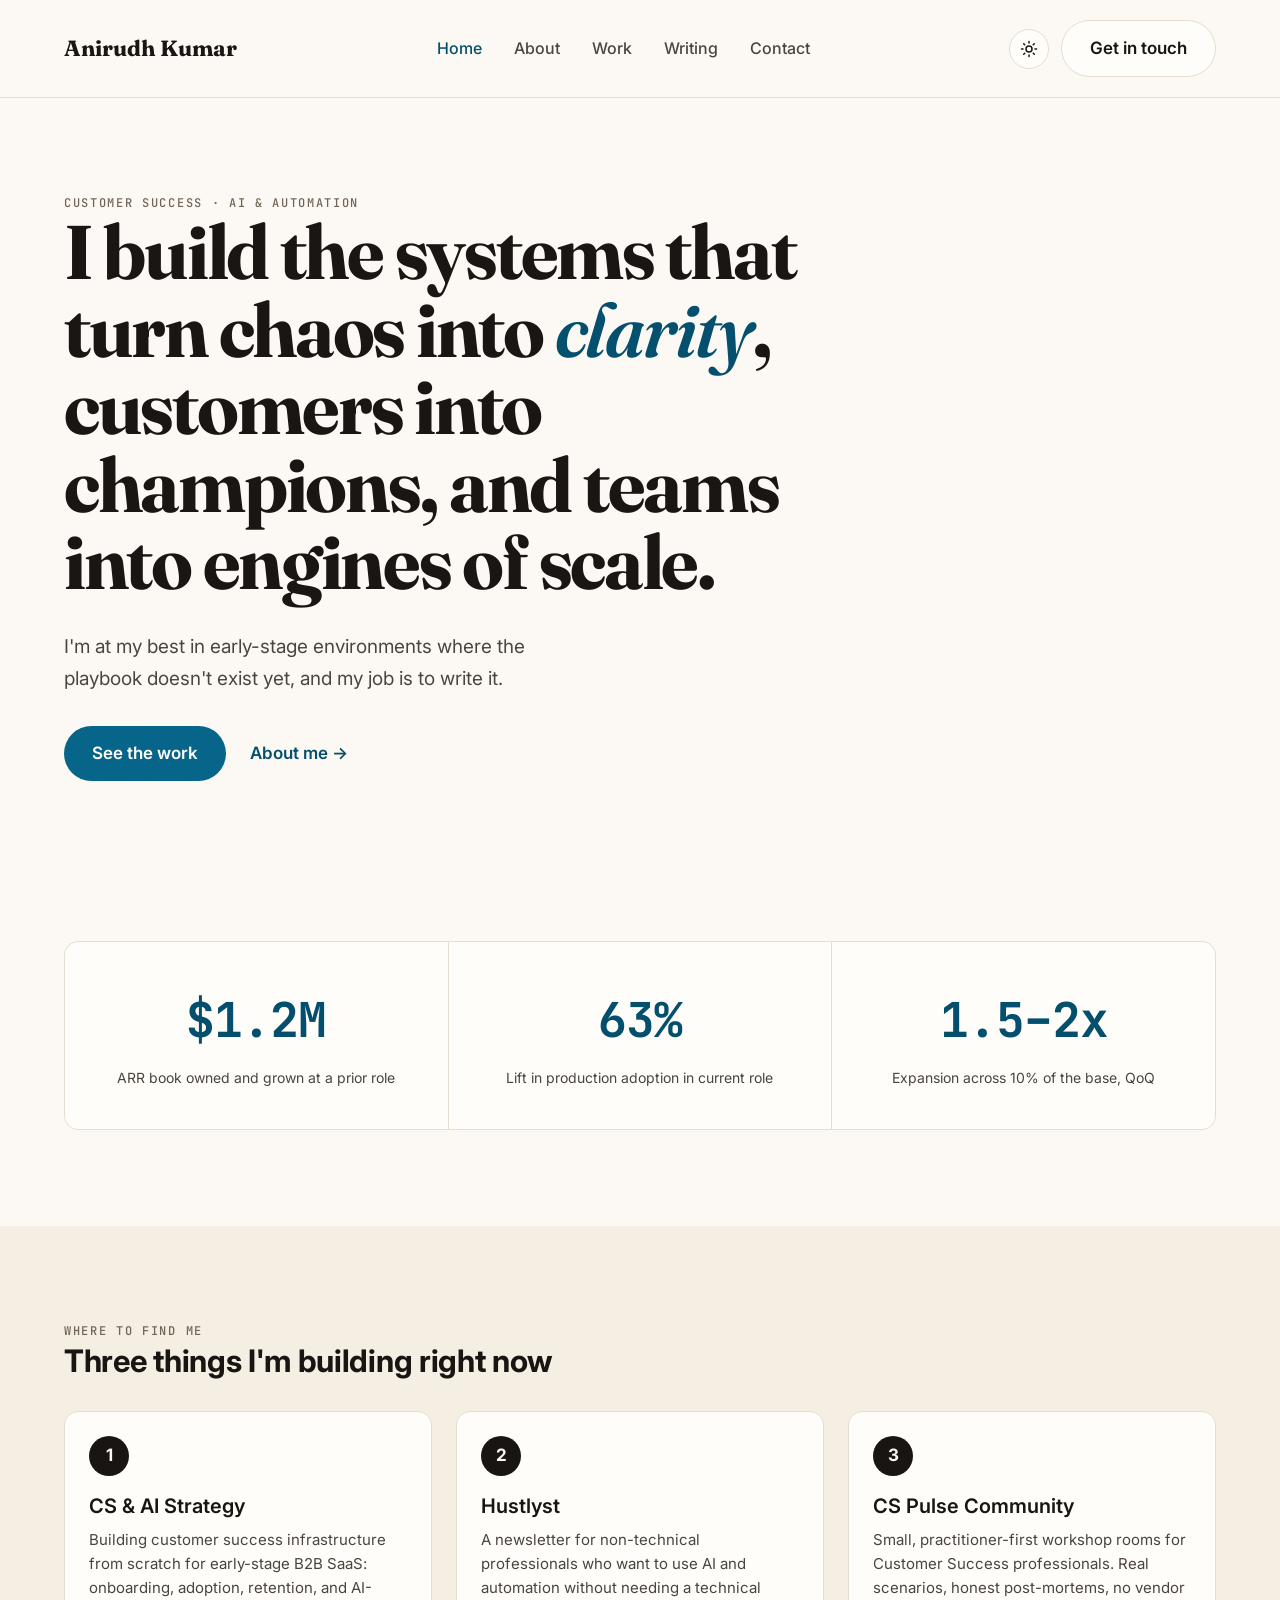
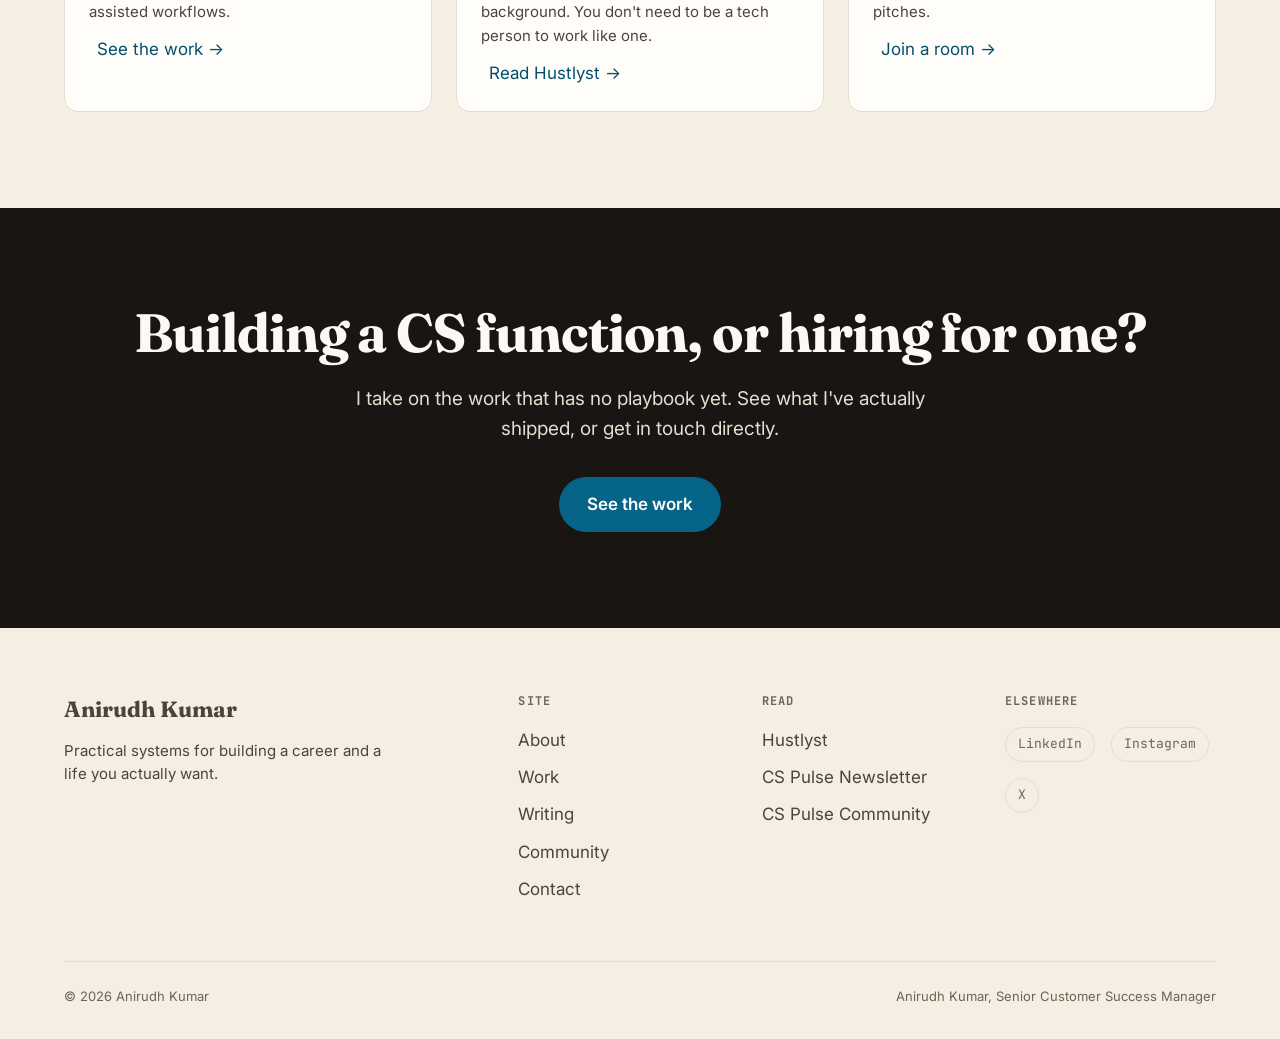
<file: index.html>
<!DOCTYPE html>
<html lang="en">
<head>
<meta charset="UTF-8">
<meta name="viewport" content="width=device-width, initial-scale=1">
<script>(function(){var t=localStorage.getItem('theme');var d=t?t==='dark':window.matchMedia('(prefers-color-scheme: dark)').matches;if(d)document.documentElement.setAttribute('data-theme','dark');})();</script>
<title>Anirudh Kumar</title>
<meta name="description" content="Anirudh Kumar. Practical systems for building a career and a life you actually want. Customer Success, AI &amp; Automation, Hustlyst, CS Pulse Community.">
<meta property="og:type" content="website">
<meta property="og:url" content="https://anirudhkumar.com/">
<meta property="og:title" content="Anirudh Kumar">
<meta property="og:description" content="Anirudh Kumar. Practical systems for building a career and a life you actually want. Customer Success, AI &amp; Automation, Hustlyst, CS Pulse Community.">
<meta property="og:image" content="https://anirudhkumar.com/assets/og-image.png">
<meta name="twitter:card" content="summary_large_image">
<meta name="twitter:title" content="Anirudh Kumar">
<meta name="twitter:description" content="Anirudh Kumar. Practical systems for building a career and a life you actually want. Customer Success, AI &amp; Automation, Hustlyst, CS Pulse Community.">
<meta name="twitter:image" content="https://anirudhkumar.com/assets/og-image.png">
<link rel="icon" href="/assets/favicon.svg" type="image/svg+xml">
<link rel="preconnect" href="https://fonts.googleapis.com">
<link rel="preconnect" href="https://fonts.gstatic.com" crossorigin>
<link href="https://fonts.googleapis.com/css2?family=Fraunces:ital,wght@0,600;0,700;0,900;1,600&family=Inter:wght@400;500;600;700;900&family=JetBrains+Mono:wght@400;500;700&display=swap" rel="stylesheet">
<link rel="stylesheet" href="/css/style.css">
</head>
<body>

<header class="site-header">
  <div class="container">
    <a class="site-logo" href="/">Anirudh Kumar</a>
    <button class="nav-toggle" aria-label="Toggle menu" aria-expanded="false">
      <span></span><span></span><span></span>
    </button>
    <nav class="primary-nav" id="primary-nav" aria-label="Primary">
      <ul>
        <li><a href="/" aria-current="page">Home</a></li>
        <li><a href="/about">About</a></li>
        <li><a href="/work">Work</a></li>
        <li><a href="/writing">Writing</a></li>
        <li><a href="/contact">Contact</a></li>
      </ul>
    </nav>
    <div class="header-actions">

      <button class="theme-toggle" aria-label="Switch to dark mode" type="button">
      <svg class="icon-sun" viewBox="0 0 24 24" fill="none" stroke-width="2" stroke-linecap="round" stroke-linejoin="round"><circle cx="12" cy="12" r="4"></circle><path d="M12 2v2M12 20v2M4.93 4.93l1.41 1.41M17.66 17.66l1.41 1.41M2 12h2M20 12h2M6.34 17.66l-1.41 1.41M19.07 4.93l-1.41 1.41"/></svg>
      <svg class="icon-moon" viewBox="0 0 24 24" fill="none" stroke-width="2" stroke-linecap="round" stroke-linejoin="round"><path d="M21 12.79A9 9 0 1 1 11.21 3 7 7 0 0 0 21 12.79z"/></svg>
    </button>

      <a class="btn btn-secondary header-cta" href="/contact">Get in touch</a>

    </div>
  </div>
</header>

<section class="hero paper">
  <div class="container">
    <div class="grid hero-solo">
      <div>
        <div class="eyebrow">Customer Success &middot; AI &amp; Automation</div>
        <h1 class="display-xl">I build the systems that turn chaos into <span class="accent-italic">clarity</span>, customers into champions, and teams into engines of scale.</h1>
        <p class="body-l" style="color:var(--graphite); max-width:520px;">I'm at my best in early-stage environments where the playbook doesn't exist yet, and my job is to write it.</p>
        <div class="hero-actions">
          <a class="btn btn-primary" href="/work">See the work</a>
          <a class="btn btn-ghost" href="/about">About me &rarr;</a>
        </div>
      </div>
    </div>
  </div>
</section>

<section class="section paper" data-reveal>
  <div class="container">
    <div class="stat-strip">
      <div class="stat-strip-item">
        <span class="num">$1.2M</span>
        <div class="label">ARR book owned and grown at a prior role</div>
      </div>
      <div class="stat-strip-item">
        <span class="num">63%</span>
        <div class="label">Lift in production adoption in current role</div>
      </div>
      <div class="stat-strip-item">
        <span class="num">1.5&ndash;2x</span>
        <div class="label">Expansion across 10% of the base, QoQ</div>
      </div>
    </div>
  </div>
</section>

<section class="section linen" data-reveal>
  <div class="container">
    <div class="eyebrow">Where to find me</div>
    <h2>Three things I'm building right now</h2>
    <div class="card-grid" style="margin-top:32px;">
      <div class="card">
        <span class="num">1</span>
        <h4>CS &amp; AI Strategy</h4>
        <p>Building customer success infrastructure from scratch for early-stage B2B SaaS: onboarding, adoption, retention, and AI-assisted workflows.</p>
        <a class="btn-ghost" href="/work">See the work &rarr;</a>
      </div>
      <div class="card">
        <span class="num">2</span>
        <h4>Hustlyst</h4>
        <p>A newsletter for non-technical professionals who want to use AI and automation without needing a technical background. You don't need to be a tech person to work like one.</p>
        <a class="btn-ghost" href="https://hustlyst.com" target="_blank" rel="noopener">Read Hustlyst &rarr;</a>
      </div>
      <div class="card">
        <span class="num">3</span>
        <h4>CS Pulse Community</h4>
        <p>Small, practitioner-first workshop rooms for Customer Success professionals. Real scenarios, honest post-mortems, no vendor pitches.</p>
        <a class="btn-ghost" href="/community">Join a room &rarr;</a>
      </div>
    </div>
  </div>
</section>

<section class="cta-band" data-reveal>
  <div class="container">
    <h2 class="display">Building a CS function, or hiring for one?</h2>
    <p>I take on the work that has no playbook yet. See what I've actually shipped, or get in touch directly.</p>
    <a class="btn btn-primary" href="/work">See the work</a>
  </div>
</section>

<footer class="site-footer">
  <div class="container">
    <div class="footer-grid">
      <div>
        <a class="site-logo" href="/">Anirudh Kumar</a>
        <p class="small" style="margin-top:12px; max-width:320px;">Practical systems for building a career and a life you actually want.</p>
      </div>
      <div>
        <h5>Site</h5>
        <ul>
          <li><a href="/about">About</a></li>
          <li><a href="/work">Work</a></li>
          <li><a href="/writing">Writing</a></li>
          <li><a href="/community">Community</a></li>
          <li><a href="/contact">Contact</a></li>
        </ul>
      </div>
      <div>
        <h5>Read</h5>
        <ul>
          <li><a href="https://hustlyst.com" target="_blank" rel="noopener">Hustlyst</a></li>
          <li><a href="https://cspulse.substack.com" target="_blank" rel="noopener">CS Pulse Newsletter</a></li>
          <li><a href="https://luma.com/cs-pulse" target="_blank" rel="noopener">CS Pulse Community</a></li>
        </ul>
      </div>
      <div>
        <h5>Elsewhere</h5>
        <div class="social-row">
          <a href="https://www.linkedin.com/in/theAnirudhKumar/" target="_blank" rel="noopener">LinkedIn</a>
          <a href="https://www.instagram.com/theAnirudhKumar/" target="_blank" rel="noopener">Instagram</a>
          <a href="https://x.com/theAnirudhKumar" target="_blank" rel="noopener">X</a>
        </div>
      </div>
    </div>
    <div class="footer-bottom">
      <span>&copy; <span id="year"></span> Anirudh Kumar</span>
      <span>Anirudh Kumar, Senior Customer Success Manager</span>
    </div>
  </div>
</footer>

<script>document.getElementById('year').textContent = new Date().getFullYear();</script>
<script src="/js/main.js"></script>
</body>
</html>
</file>
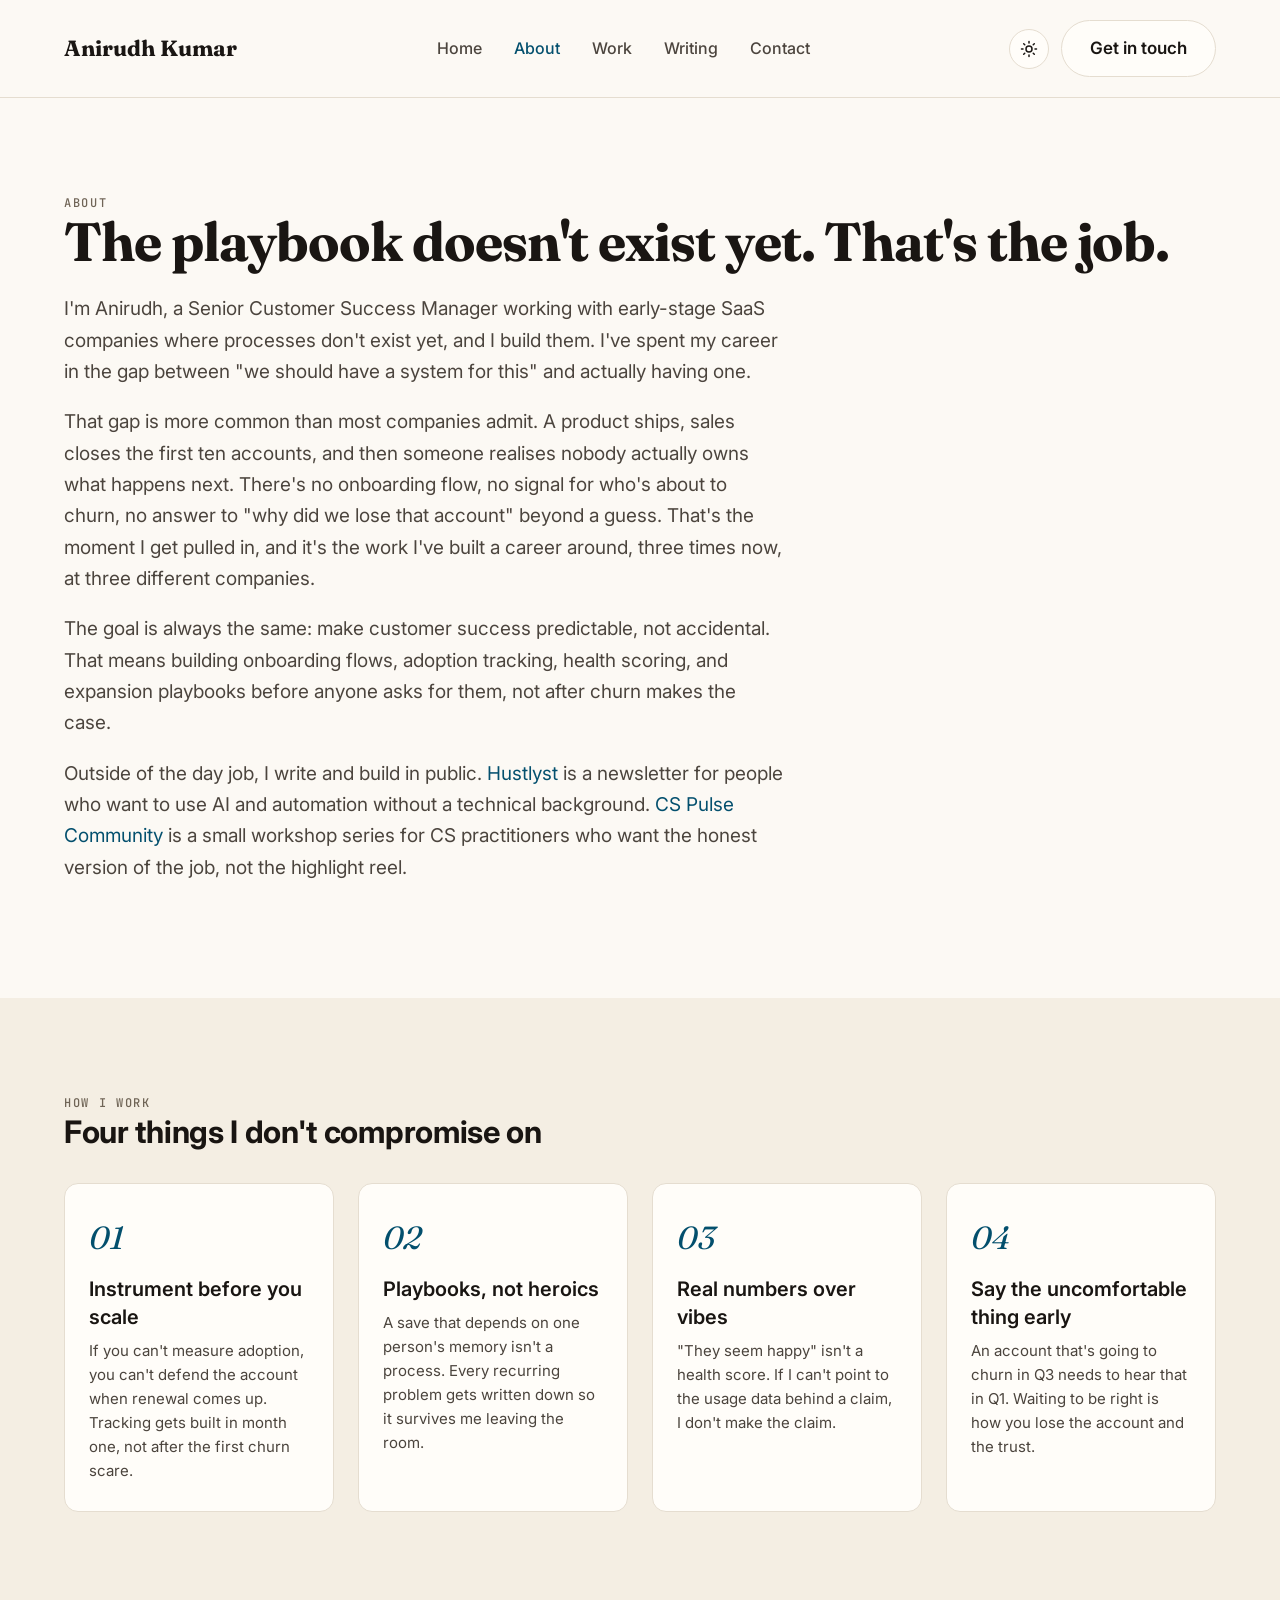
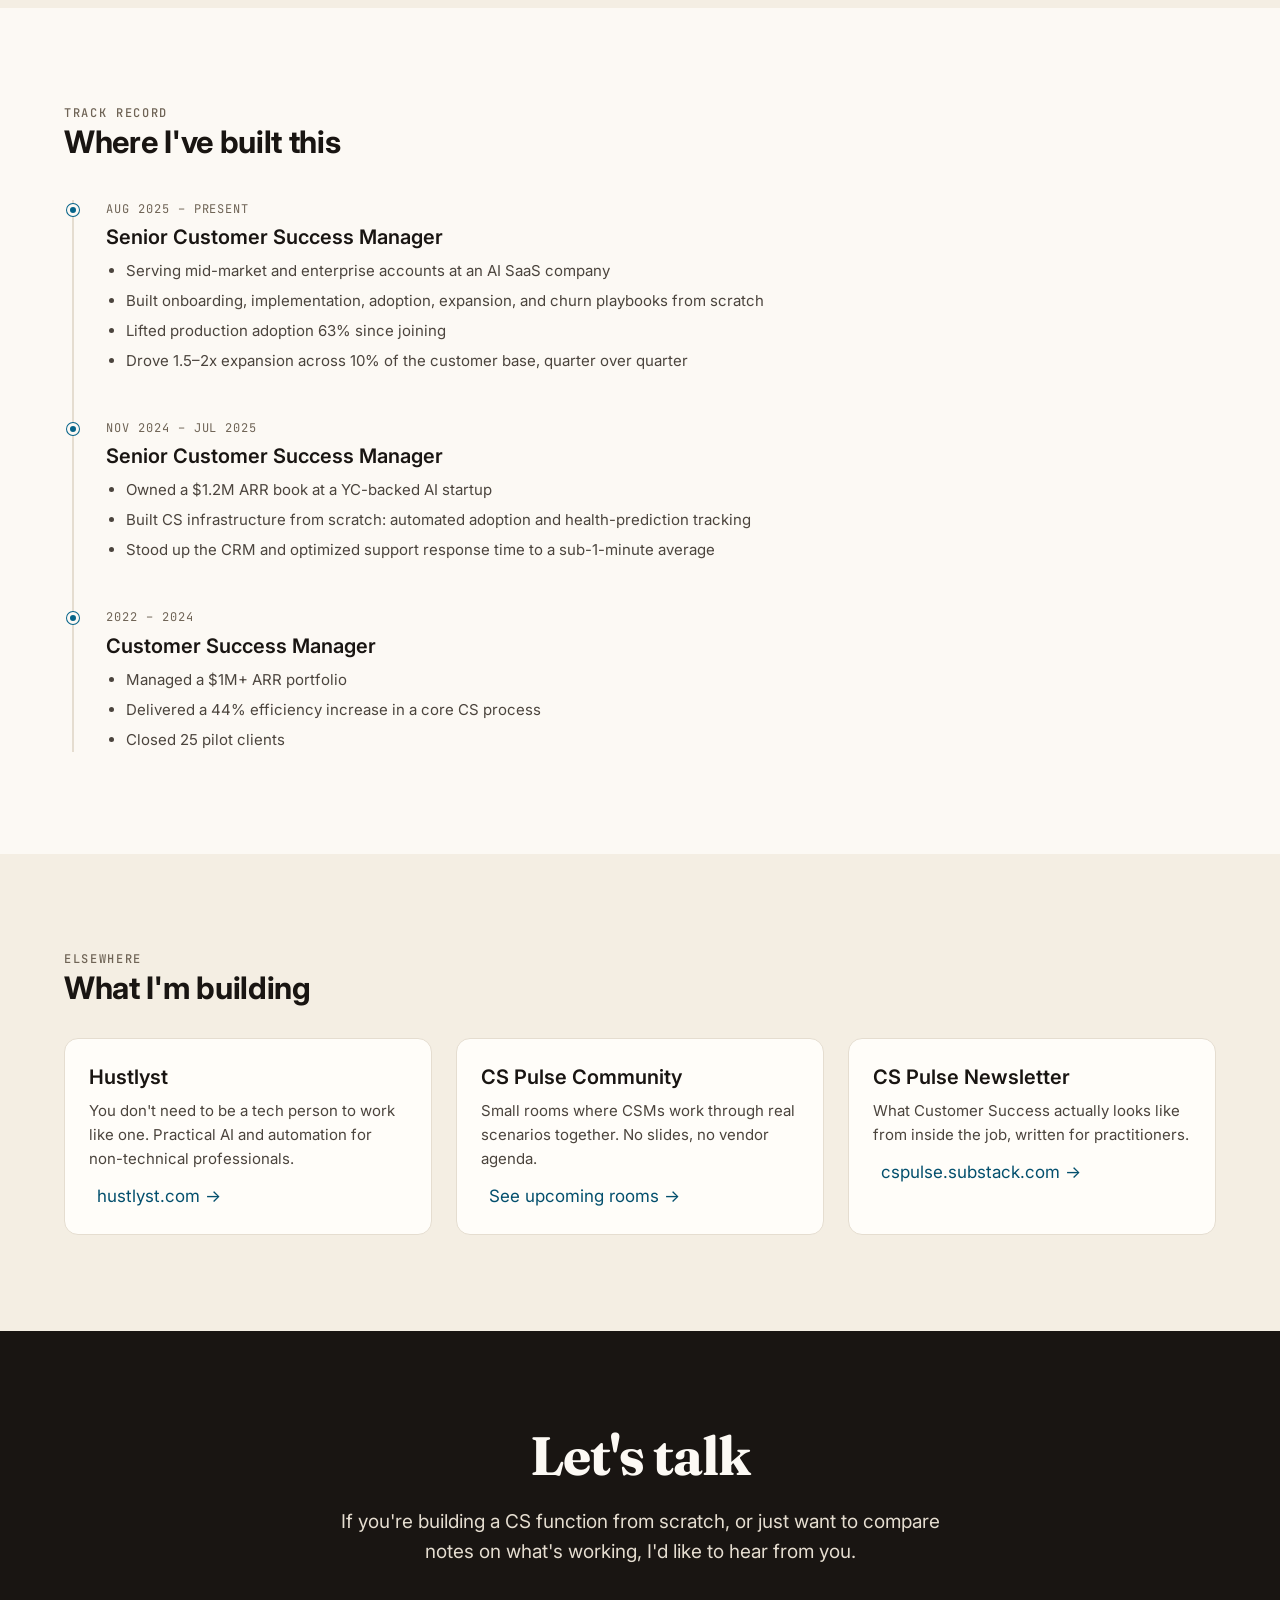
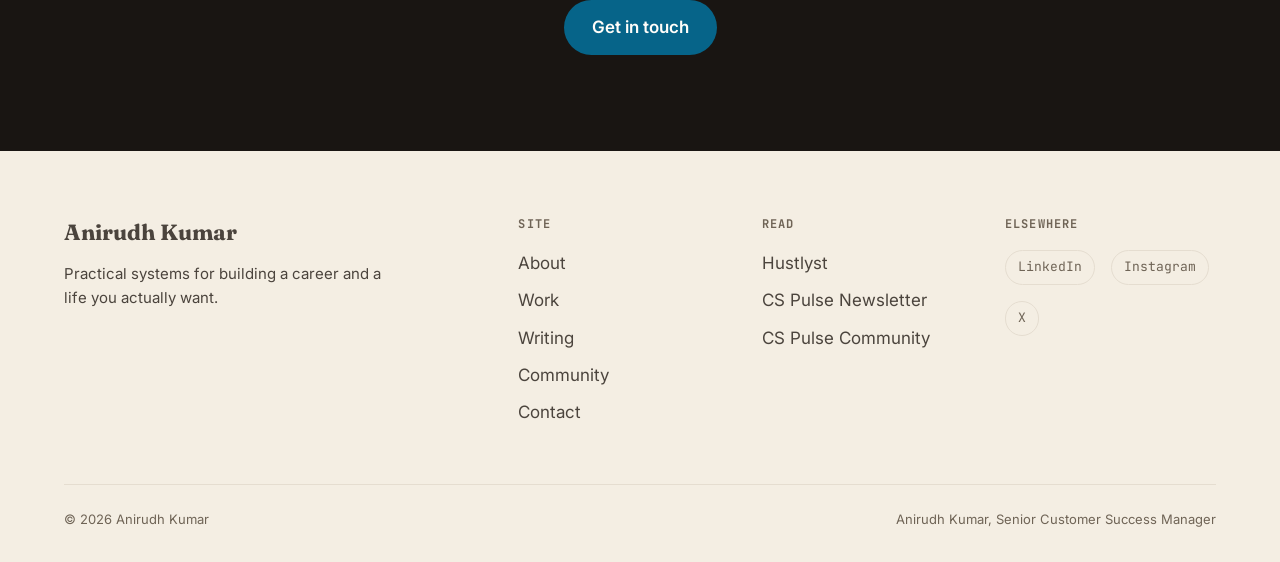
<file: about.html>
<!DOCTYPE html>
<html lang="en">
<head>
<meta charset="UTF-8">
<meta name="viewport" content="width=device-width, initial-scale=1">
<script>(function(){var t=localStorage.getItem('theme');var d=t?t==='dark':window.matchMedia('(prefers-color-scheme: dark)').matches;if(d)document.documentElement.setAttribute('data-theme','dark');})();</script>
<title>About &mdash; Anirudh Kumar</title>
<meta name="description" content="I'm Anirudh, a Senior Customer Success Manager working with early-stage SaaS companies where processes don't exist yet, and I build them.">
<meta property="og:type" content="website">
<meta property="og:url" content="https://anirudhkumar.com/about">
<meta property="og:title" content="About — Anirudh Kumar">
<meta property="og:description" content="I'm Anirudh, a Senior Customer Success Manager working with early-stage SaaS companies where processes don't exist yet, and I build them.">
<meta property="og:image" content="https://anirudhkumar.com/assets/og-image.png">
<meta name="twitter:card" content="summary_large_image">
<meta name="twitter:title" content="About — Anirudh Kumar">
<meta name="twitter:description" content="I'm Anirudh, a Senior Customer Success Manager working with early-stage SaaS companies where processes don't exist yet, and I build them.">
<meta name="twitter:image" content="https://anirudhkumar.com/assets/og-image.png">
<link rel="icon" href="/assets/favicon.svg" type="image/svg+xml">
<link rel="preconnect" href="https://fonts.googleapis.com">
<link rel="preconnect" href="https://fonts.gstatic.com" crossorigin>
<link href="https://fonts.googleapis.com/css2?family=Fraunces:ital,wght@0,600;0,700;0,900;1,600&family=Inter:wght@400;500;600;700;900&family=JetBrains+Mono:wght@400;500;700&display=swap" rel="stylesheet">
<link rel="stylesheet" href="/css/style.css">
</head>
<body>

<header class="site-header">
  <div class="container">
    <a class="site-logo" href="/">Anirudh Kumar</a>
    <button class="nav-toggle" aria-label="Toggle menu" aria-expanded="false">
      <span></span><span></span><span></span>
    </button>
    <nav class="primary-nav" id="primary-nav" aria-label="Primary">
      <ul>
        <li><a href="/">Home</a></li>
        <li><a href="/about" aria-current="page">About</a></li>
        <li><a href="/work">Work</a></li>
        <li><a href="/writing">Writing</a></li>
        <li><a href="/contact">Contact</a></li>
      </ul>
    </nav>
    <div class="header-actions">

      <button class="theme-toggle" aria-label="Switch to dark mode" type="button">
      <svg class="icon-sun" viewBox="0 0 24 24" fill="none" stroke-width="2" stroke-linecap="round" stroke-linejoin="round"><circle cx="12" cy="12" r="4"></circle><path d="M12 2v2M12 20v2M4.93 4.93l1.41 1.41M17.66 17.66l1.41 1.41M2 12h2M20 12h2M6.34 17.66l-1.41 1.41M19.07 4.93l-1.41 1.41"/></svg>
      <svg class="icon-moon" viewBox="0 0 24 24" fill="none" stroke-width="2" stroke-linecap="round" stroke-linejoin="round"><path d="M21 12.79A9 9 0 1 1 11.21 3 7 7 0 0 0 21 12.79z"/></svg>
    </button>

      <a class="btn btn-secondary header-cta" href="/contact">Get in touch</a>

    </div>
  </div>
</header>

<section class="section paper">
  <div class="container">
    <div class="eyebrow">About</div>
    <h1 class="display">The playbook doesn't exist yet. That's the job.</h1>
    <div class="measure body-l" style="color:var(--graphite);">
      <p>I'm Anirudh, a Senior Customer Success Manager working with early-stage SaaS companies where processes don't exist yet, and I build them. I've spent my career in the gap between "we should have a system for this" and actually having one.</p>
      <p>That gap is more common than most companies admit. A product ships, sales closes the first ten accounts, and then someone realises nobody actually owns what happens next. There's no onboarding flow, no signal for who's about to churn, no answer to "why did we lose that account" beyond a guess. That's the moment I get pulled in, and it's the work I've built a career around, three times now, at three different companies.</p>
      <p>The goal is always the same: make customer success predictable, not accidental. That means building onboarding flows, adoption tracking, health scoring, and expansion playbooks before anyone asks for them, not after churn makes the case.</p>
      <p>Outside of the day job, I write and build in public. <a href="https://hustlyst.com" target="_blank" rel="noopener">Hustlyst</a> is a newsletter for people who want to use AI and automation without a technical background. <a href="/community">CS Pulse Community</a> is a small workshop series for CS practitioners who want the honest version of the job, not the highlight reel.</p>
    </div>
  </div>
</section>

<section class="section linen" data-reveal>
  <div class="container">
    <div class="eyebrow">How I work</div>
    <h2>Four things I don't compromise on</h2>
    <div class="card-grid card-grid-4" style="margin-top:32px;">
      <div class="principle">
        <div class="glyph">01</div>
        <h4>Instrument before you scale</h4>
        <p>If you can't measure adoption, you can't defend the account when renewal comes up. Tracking gets built in month one, not after the first churn scare.</p>
      </div>
      <div class="principle">
        <div class="glyph">02</div>
        <h4>Playbooks, not heroics</h4>
        <p>A save that depends on one person's memory isn't a process. Every recurring problem gets written down so it survives me leaving the room.</p>
      </div>
      <div class="principle">
        <div class="glyph">03</div>
        <h4>Real numbers over vibes</h4>
        <p>"They seem happy" isn't a health score. If I can't point to the usage data behind a claim, I don't make the claim.</p>
      </div>
      <div class="principle">
        <div class="glyph">04</div>
        <h4>Say the uncomfortable thing early</h4>
        <p>An account that's going to churn in Q3 needs to hear that in Q1. Waiting to be right is how you lose the account and the trust.</p>
      </div>
    </div>
  </div>
</section>

<section class="section paper" data-reveal>
  <div class="container">
    <div class="eyebrow">Track record</div>
    <h2>Where I've built this</h2>
    <div class="timeline" style="margin-top:40px; max-width:720px;">
      <div class="timeline-item">
        <div class="period">Aug 2025 &ndash; Present</div>
        <h4>Senior Customer Success Manager</h4>
        <ul>
          <li>Serving mid-market and enterprise accounts at an AI SaaS company</li>
          <li>Built onboarding, implementation, adoption, expansion, and churn playbooks from scratch</li>
          <li>Lifted production adoption 63% since joining</li>
          <li>Drove 1.5&ndash;2x expansion across 10% of the customer base, quarter over quarter</li>
        </ul>
      </div>
      <div class="timeline-item">
        <div class="period">Nov 2024 &ndash; Jul 2025</div>
        <h4>Senior Customer Success Manager</h4>
        <ul>
          <li>Owned a $1.2M ARR book at a YC-backed AI startup</li>
          <li>Built CS infrastructure from scratch: automated adoption and health-prediction tracking</li>
          <li>Stood up the CRM and optimized support response time to a sub-1-minute average</li>
        </ul>
      </div>
      <div class="timeline-item">
        <div class="period">2022 &ndash; 2024</div>
        <h4>Customer Success Manager</h4>
        <ul>
          <li>Managed a $1M+ ARR portfolio</li>
          <li>Delivered a 44% efficiency increase in a core CS process</li>
          <li>Closed 25 pilot clients</li>
        </ul>
      </div>
    </div>
  </div>
</section>

<section class="section linen" data-reveal>
  <div class="container">
    <div class="eyebrow">Elsewhere</div>
    <h2>What I'm building</h2>
    <div class="card-grid" style="margin-top:32px;">
      <div class="card">
        <h4>Hustlyst</h4>
        <p>You don't need to be a tech person to work like one. Practical AI and automation for non-technical professionals.</p>
        <a class="btn-ghost" href="https://hustlyst.com" target="_blank" rel="noopener">hustlyst.com &rarr;</a>
      </div>
      <div class="card">
        <h4>CS Pulse Community</h4>
        <p>Small rooms where CSMs work through real scenarios together. No slides, no vendor agenda.</p>
        <a class="btn-ghost" href="https://luma.com/cs-pulse" target="_blank" rel="noopener">See upcoming rooms &rarr;</a>
      </div>
      <div class="card">
        <h4>CS Pulse Newsletter</h4>
        <p>What Customer Success actually looks like from inside the job, written for practitioners.</p>
        <a class="btn-ghost" href="https://cspulse.substack.com" target="_blank" rel="noopener">cspulse.substack.com &rarr;</a>
      </div>
    </div>
  </div>
</section>

<section class="cta-band" data-reveal>
  <div class="container">
    <h2 class="display">Let's talk</h2>
    <p>If you're building a CS function from scratch, or just want to compare notes on what's working, I'd like to hear from you.</p>
    <a class="btn btn-primary" href="/contact">Get in touch</a>
  </div>
</section>

<footer class="site-footer">
  <div class="container">
    <div class="footer-grid">
      <div>
        <a class="site-logo" href="/">Anirudh Kumar</a>
        <p class="small" style="margin-top:12px; max-width:320px;">Practical systems for building a career and a life you actually want.</p>
      </div>
      <div>
        <h5>Site</h5>
        <ul>
          <li><a href="/about">About</a></li>
          <li><a href="/work">Work</a></li>
          <li><a href="/writing">Writing</a></li>
          <li><a href="/community">Community</a></li>
          <li><a href="/contact">Contact</a></li>
        </ul>
      </div>
      <div>
        <h5>Read</h5>
        <ul>
          <li><a href="https://hustlyst.com" target="_blank" rel="noopener">Hustlyst</a></li>
          <li><a href="https://cspulse.substack.com" target="_blank" rel="noopener">CS Pulse Newsletter</a></li>
          <li><a href="https://luma.com/cs-pulse" target="_blank" rel="noopener">CS Pulse Community</a></li>
        </ul>
      </div>
      <div>
        <h5>Elsewhere</h5>
        <div class="social-row">
          <a href="https://www.linkedin.com/in/theAnirudhKumar/" target="_blank" rel="noopener">LinkedIn</a>
          <a href="https://www.instagram.com/theAnirudhKumar/" target="_blank" rel="noopener">Instagram</a>
          <a href="https://x.com/theAnirudhKumar" target="_blank" rel="noopener">X</a>
        </div>
      </div>
    </div>
    <div class="footer-bottom">
      <span>&copy; <span id="year"></span> Anirudh Kumar</span>
      <span>Anirudh Kumar, Senior Customer Success Manager</span>
    </div>
  </div>
</footer>

<script>document.getElementById('year').textContent = new Date().getFullYear();</script>
<script src="/js/main.js"></script>
</body>
</html>
</file>
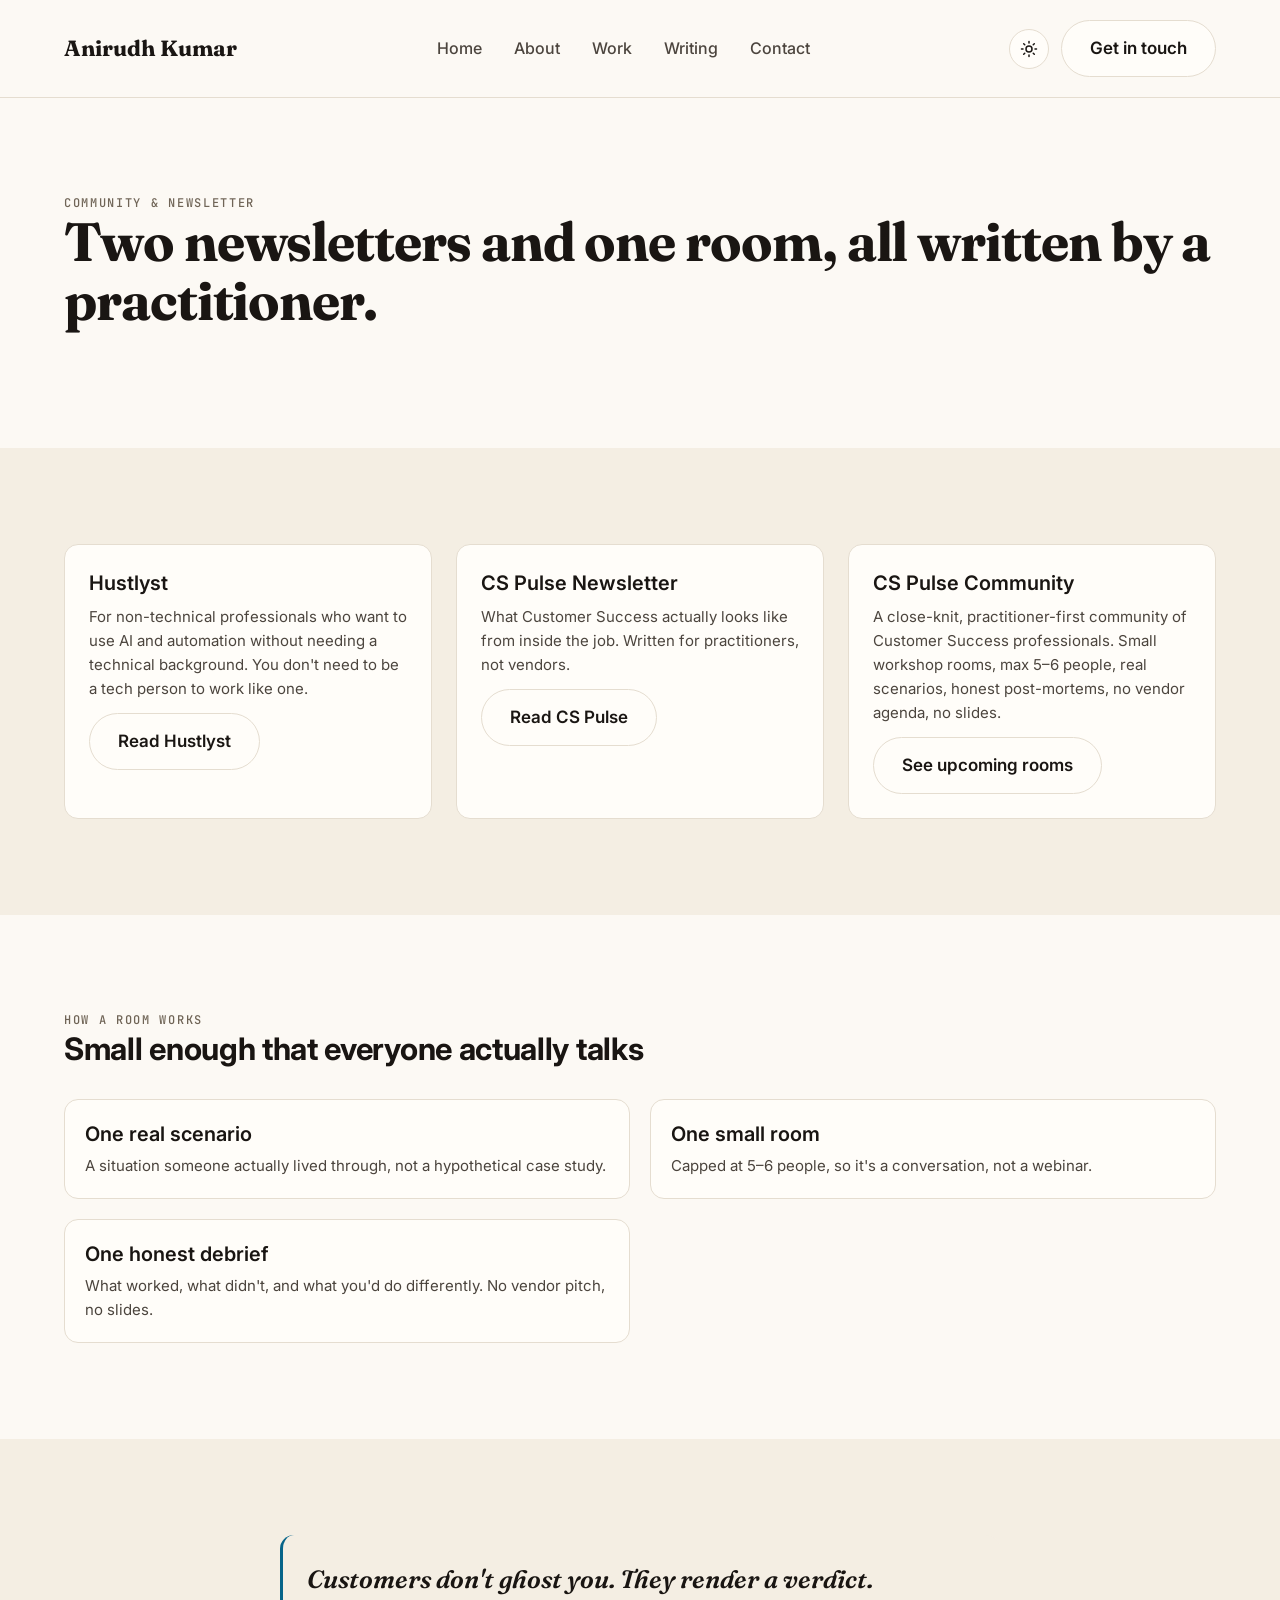
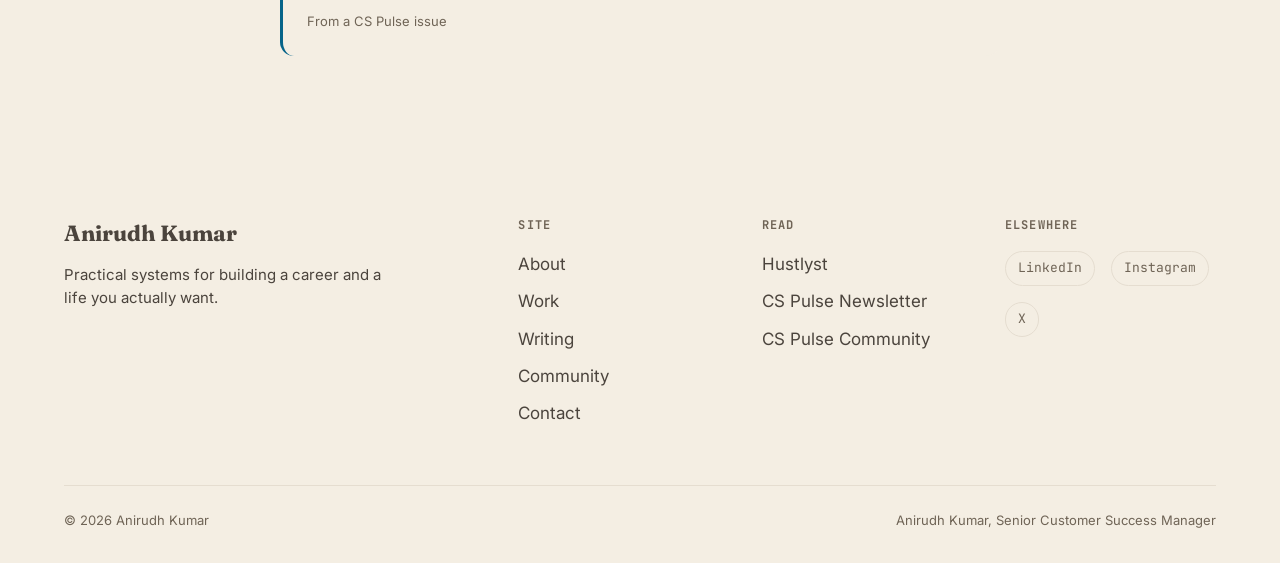
<file: community.html>
<!DOCTYPE html>
<html lang="en">
<head>
<meta charset="UTF-8">
<meta name="viewport" content="width=device-width, initial-scale=1">
<script>(function(){var t=localStorage.getItem('theme');var d=t?t==='dark':window.matchMedia('(prefers-color-scheme: dark)').matches;if(d)document.documentElement.setAttribute('data-theme','dark');})();</script>
<title>Community &amp; Newsletter &mdash; Anirudh Kumar</title>
<meta name="description" content="Two newsletters and one room, all written by a practitioner. Hustlyst, CS Pulse Newsletter, and CS Pulse Community.">
<meta property="og:type" content="website">
<meta property="og:url" content="https://anirudhkumar.com/community">
<meta property="og:title" content="Community & Newsletter — Anirudh Kumar">
<meta property="og:description" content="Two newsletters and one room, all written by a practitioner. Hustlyst, CS Pulse Newsletter, and CS Pulse Community.">
<meta property="og:image" content="https://anirudhkumar.com/assets/og-image.png">
<meta name="twitter:card" content="summary_large_image">
<meta name="twitter:title" content="Community & Newsletter — Anirudh Kumar">
<meta name="twitter:description" content="Two newsletters and one room, all written by a practitioner. Hustlyst, CS Pulse Newsletter, and CS Pulse Community.">
<meta name="twitter:image" content="https://anirudhkumar.com/assets/og-image.png">
<link rel="icon" href="/assets/favicon.svg" type="image/svg+xml">
<link rel="preconnect" href="https://fonts.googleapis.com">
<link rel="preconnect" href="https://fonts.gstatic.com" crossorigin>
<link href="https://fonts.googleapis.com/css2?family=Fraunces:ital,wght@0,600;0,700;0,900;1,600&family=Inter:wght@400;500;600;700;900&family=JetBrains+Mono:wght@400;500;700&display=swap" rel="stylesheet">
<link rel="stylesheet" href="/css/style.css">
</head>
<body>

<header class="site-header">
  <div class="container">
    <a class="site-logo" href="/">Anirudh Kumar</a>
    <button class="nav-toggle" aria-label="Toggle menu" aria-expanded="false">
      <span></span><span></span><span></span>
    </button>
    <nav class="primary-nav" id="primary-nav" aria-label="Primary">
      <ul>
        <li><a href="/">Home</a></li>
        <li><a href="/about">About</a></li>
        <li><a href="/work">Work</a></li>
        <li><a href="/writing">Writing</a></li>
        <li><a href="/contact">Contact</a></li>
      </ul>
    </nav>
    <div class="header-actions">

      <button class="theme-toggle" aria-label="Switch to dark mode" type="button">
      <svg class="icon-sun" viewBox="0 0 24 24" fill="none" stroke-width="2" stroke-linecap="round" stroke-linejoin="round"><circle cx="12" cy="12" r="4"></circle><path d="M12 2v2M12 20v2M4.93 4.93l1.41 1.41M17.66 17.66l1.41 1.41M2 12h2M20 12h2M6.34 17.66l-1.41 1.41M19.07 4.93l-1.41 1.41"/></svg>
      <svg class="icon-moon" viewBox="0 0 24 24" fill="none" stroke-width="2" stroke-linecap="round" stroke-linejoin="round"><path d="M21 12.79A9 9 0 1 1 11.21 3 7 7 0 0 0 21 12.79z"/></svg>
    </button>

      <a class="btn btn-secondary header-cta" href="/contact">Get in touch</a>

    </div>
  </div>
</header>

<section class="section paper" data-reveal>
  <div class="container">
    <div class="eyebrow">Community &amp; Newsletter</div>
    <h1 class="display">Two newsletters and one room, all written by a practitioner.</h1>
  </div>
</section>

<section class="section linen" data-reveal>
  <div class="container">
    <div class="card-grid">
      <div class="card">
        <h4>Hustlyst</h4>
        <p>For non-technical professionals who want to use AI and automation without needing a technical background. You don't need to be a tech person to work like one.</p>
        <a class="btn btn-secondary" href="https://hustlyst.com" target="_blank" rel="noopener">Read Hustlyst</a>
      </div>
      <div class="card">
        <h4>CS Pulse Newsletter</h4>
        <p>What Customer Success actually looks like from inside the job. Written for practitioners, not vendors.</p>
        <a class="btn btn-secondary" href="https://cspulse.substack.com" target="_blank" rel="noopener">Read CS Pulse</a>
      </div>
      <div class="card">
        <h4>CS Pulse Community</h4>
        <p>A close-knit, practitioner-first community of Customer Success professionals. Small workshop rooms, max 5&ndash;6 people, real scenarios, honest post-mortems, no vendor agenda, no slides.</p>
        <a class="btn btn-secondary" href="https://luma.com/cs-pulse" target="_blank" rel="noopener">See upcoming rooms</a>
      </div>
    </div>
  </div>
</section>

<section class="section paper">
  <div class="container">
    <div class="eyebrow">How a room works</div>
    <h2>Small enough that everyone actually talks</h2>
    <div class="capability-list" style="margin-top:32px;">
      <div class="capability"><h4>One real scenario</h4><p>A situation someone actually lived through, not a hypothetical case study.</p></div>
      <div class="capability"><h4>One small room</h4><p>Capped at 5&ndash;6 people, so it's a conversation, not a webinar.</p></div>
      <div class="capability"><h4>One honest debrief</h4><p>What worked, what didn't, and what you'd do differently. No vendor pitch, no slides.</p></div>
    </div>
  </div>
</section>

<section class="section linen" data-reveal>
  <div class="container">
    <div class="quote-block" style="max-width:720px; margin:0 auto;">
      <p>Customers don't ghost you. They render a verdict.</p>
      <div class="attribution">From a CS Pulse issue</div>
    </div>
  </div>
</section>

<footer class="site-footer">
  <div class="container">
    <div class="footer-grid">
      <div>
        <a class="site-logo" href="/">Anirudh Kumar</a>
        <p class="small" style="margin-top:12px; max-width:320px;">Practical systems for building a career and a life you actually want.</p>
      </div>
      <div>
        <h5>Site</h5>
        <ul>
          <li><a href="/about">About</a></li>
          <li><a href="/work">Work</a></li>
          <li><a href="/writing">Writing</a></li>
          <li><a href="/community">Community</a></li>
          <li><a href="/contact">Contact</a></li>
        </ul>
      </div>
      <div>
        <h5>Read</h5>
        <ul>
          <li><a href="https://hustlyst.com" target="_blank" rel="noopener">Hustlyst</a></li>
          <li><a href="https://cspulse.substack.com" target="_blank" rel="noopener">CS Pulse Newsletter</a></li>
          <li><a href="https://luma.com/cs-pulse" target="_blank" rel="noopener">CS Pulse Community</a></li>
        </ul>
      </div>
      <div>
        <h5>Elsewhere</h5>
        <div class="social-row">
          <a href="https://www.linkedin.com/in/theAnirudhKumar/" target="_blank" rel="noopener">LinkedIn</a>
          <a href="https://www.instagram.com/theAnirudhKumar/" target="_blank" rel="noopener">Instagram</a>
          <a href="https://x.com/theAnirudhKumar" target="_blank" rel="noopener">X</a>
        </div>
      </div>
    </div>
    <div class="footer-bottom">
      <span>&copy; <span id="year"></span> Anirudh Kumar</span>
      <span>Anirudh Kumar, Senior Customer Success Manager</span>
    </div>
  </div>
</footer>

<script>document.getElementById('year').textContent = new Date().getFullYear();</script>
<script src="/js/main.js"></script>
</body>
</html>
</file>
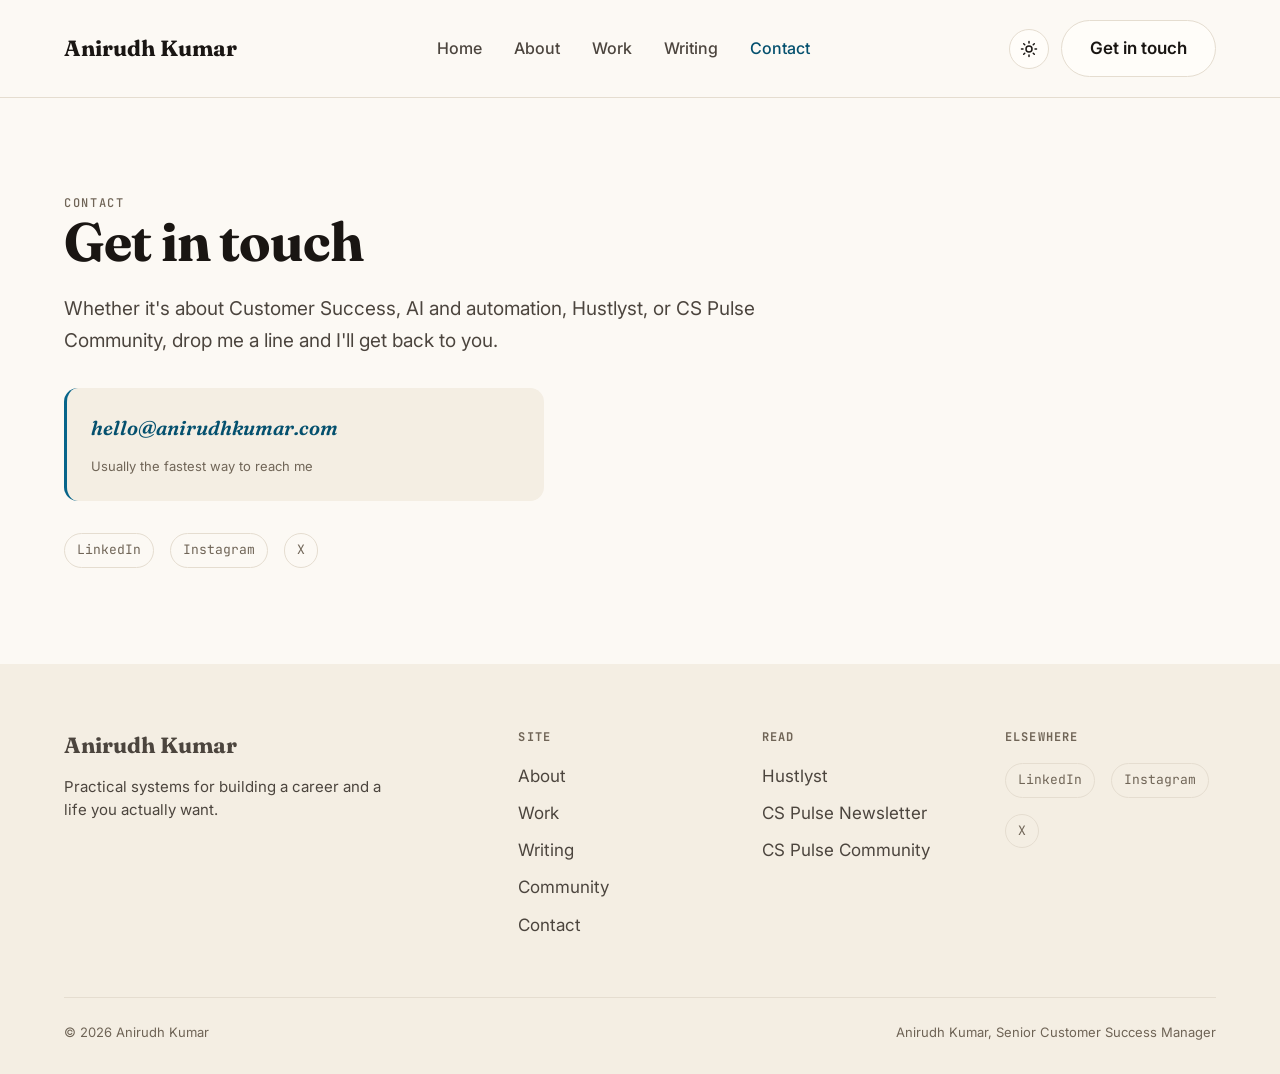
<file: contact.html>
<!DOCTYPE html>
<html lang="en">
<head>
<meta charset="UTF-8">
<meta name="viewport" content="width=device-width, initial-scale=1">
<script>(function(){var t=localStorage.getItem('theme');var d=t?t==='dark':window.matchMedia('(prefers-color-scheme: dark)').matches;if(d)document.documentElement.setAttribute('data-theme','dark');})();</script>
<title>Contact &mdash; Anirudh Kumar</title>
<meta name="description" content="Get in touch about Customer Success, AI and automation, Hustlyst, or CS Pulse Community.">
<meta property="og:type" content="website">
<meta property="og:url" content="https://anirudhkumar.com/contact">
<meta property="og:title" content="Contact — Anirudh Kumar">
<meta property="og:description" content="Get in touch about Customer Success, AI and automation, Hustlyst, or CS Pulse Community.">
<meta property="og:image" content="https://anirudhkumar.com/assets/og-image.png">
<meta name="twitter:card" content="summary_large_image">
<meta name="twitter:title" content="Contact — Anirudh Kumar">
<meta name="twitter:description" content="Get in touch about Customer Success, AI and automation, Hustlyst, or CS Pulse Community.">
<meta name="twitter:image" content="https://anirudhkumar.com/assets/og-image.png">
<link rel="icon" href="/assets/favicon.svg" type="image/svg+xml">
<link rel="preconnect" href="https://fonts.googleapis.com">
<link rel="preconnect" href="https://fonts.gstatic.com" crossorigin>
<link href="https://fonts.googleapis.com/css2?family=Fraunces:ital,wght@0,600;0,700;0,900;1,600&family=Inter:wght@400;500;600;700;900&family=JetBrains+Mono:wght@400;500;700&display=swap" rel="stylesheet">
<link rel="stylesheet" href="/css/style.css">
</head>
<body>

<header class="site-header">
  <div class="container">
    <a class="site-logo" href="/">Anirudh Kumar</a>
    <button class="nav-toggle" aria-label="Toggle menu" aria-expanded="false">
      <span></span><span></span><span></span>
    </button>
    <nav class="primary-nav" id="primary-nav" aria-label="Primary">
      <ul>
        <li><a href="/">Home</a></li>
        <li><a href="/about">About</a></li>
        <li><a href="/work">Work</a></li>
        <li><a href="/writing">Writing</a></li>
        <li><a href="/contact" aria-current="page">Contact</a></li>
      </ul>
    </nav>
    <div class="header-actions">

      <button class="theme-toggle" aria-label="Switch to dark mode" type="button">
      <svg class="icon-sun" viewBox="0 0 24 24" fill="none" stroke-width="2" stroke-linecap="round" stroke-linejoin="round"><circle cx="12" cy="12" r="4"></circle><path d="M12 2v2M12 20v2M4.93 4.93l1.41 1.41M17.66 17.66l1.41 1.41M2 12h2M20 12h2M6.34 17.66l-1.41 1.41M19.07 4.93l-1.41 1.41"/></svg>
      <svg class="icon-moon" viewBox="0 0 24 24" fill="none" stroke-width="2" stroke-linecap="round" stroke-linejoin="round"><path d="M21 12.79A9 9 0 1 1 11.21 3 7 7 0 0 0 21 12.79z"/></svg>
    </button>

      <a class="btn btn-secondary header-cta" href="/contact">Get in touch</a>

    </div>
  </div>
</header>

<section class="section paper">
  <div class="container">
    <div class="eyebrow">Contact</div>
    <h1 class="display">Get in touch</h1>
    <div class="measure body-l" style="color:var(--graphite); margin-bottom:32px;">
      <p>Whether it's about Customer Success, AI and automation, Hustlyst, or CS Pulse Community, drop me a line and I'll get back to you.</p>
    </div>
    <div class="quote-block" style="max-width:480px;">
      <p style="font-size:20px;"><a href="mailto:hello@anirudhkumar.com">hello@anirudhkumar.com</a></p>
      <div class="attribution">Usually the fastest way to reach me</div>
    </div>
    <div class="social-row" style="margin-top:32px;">
      <a href="https://www.linkedin.com/in/theAnirudhKumar/" target="_blank" rel="noopener">LinkedIn</a>
      <a href="https://www.instagram.com/theAnirudhKumar/" target="_blank" rel="noopener">Instagram</a>
      <a href="https://x.com/theAnirudhKumar" target="_blank" rel="noopener">X</a>
    </div>
  </div>
</section>

<footer class="site-footer">
  <div class="container">
    <div class="footer-grid">
      <div>
        <a class="site-logo" href="/">Anirudh Kumar</a>
        <p class="small" style="margin-top:12px; max-width:320px;">Practical systems for building a career and a life you actually want.</p>
      </div>
      <div>
        <h5>Site</h5>
        <ul>
          <li><a href="/about">About</a></li>
          <li><a href="/work">Work</a></li>
          <li><a href="/writing">Writing</a></li>
          <li><a href="/community">Community</a></li>
          <li><a href="/contact">Contact</a></li>
        </ul>
      </div>
      <div>
        <h5>Read</h5>
        <ul>
          <li><a href="https://hustlyst.com" target="_blank" rel="noopener">Hustlyst</a></li>
          <li><a href="https://cspulse.substack.com" target="_blank" rel="noopener">CS Pulse Newsletter</a></li>
          <li><a href="https://luma.com/cs-pulse" target="_blank" rel="noopener">CS Pulse Community</a></li>
        </ul>
      </div>
      <div>
        <h5>Elsewhere</h5>
        <div class="social-row">
          <a href="https://www.linkedin.com/in/theAnirudhKumar/" target="_blank" rel="noopener">LinkedIn</a>
          <a href="https://www.instagram.com/theAnirudhKumar/" target="_blank" rel="noopener">Instagram</a>
          <a href="https://x.com/theAnirudhKumar" target="_blank" rel="noopener">X</a>
        </div>
      </div>
    </div>
    <div class="footer-bottom">
      <span>&copy; <span id="year"></span> Anirudh Kumar</span>
      <span>Anirudh Kumar, Senior Customer Success Manager</span>
    </div>
  </div>
</footer>

<script>document.getElementById('year').textContent = new Date().getFullYear();</script>
<script src="/js/main.js"></script>
</body>
</html>
</file>
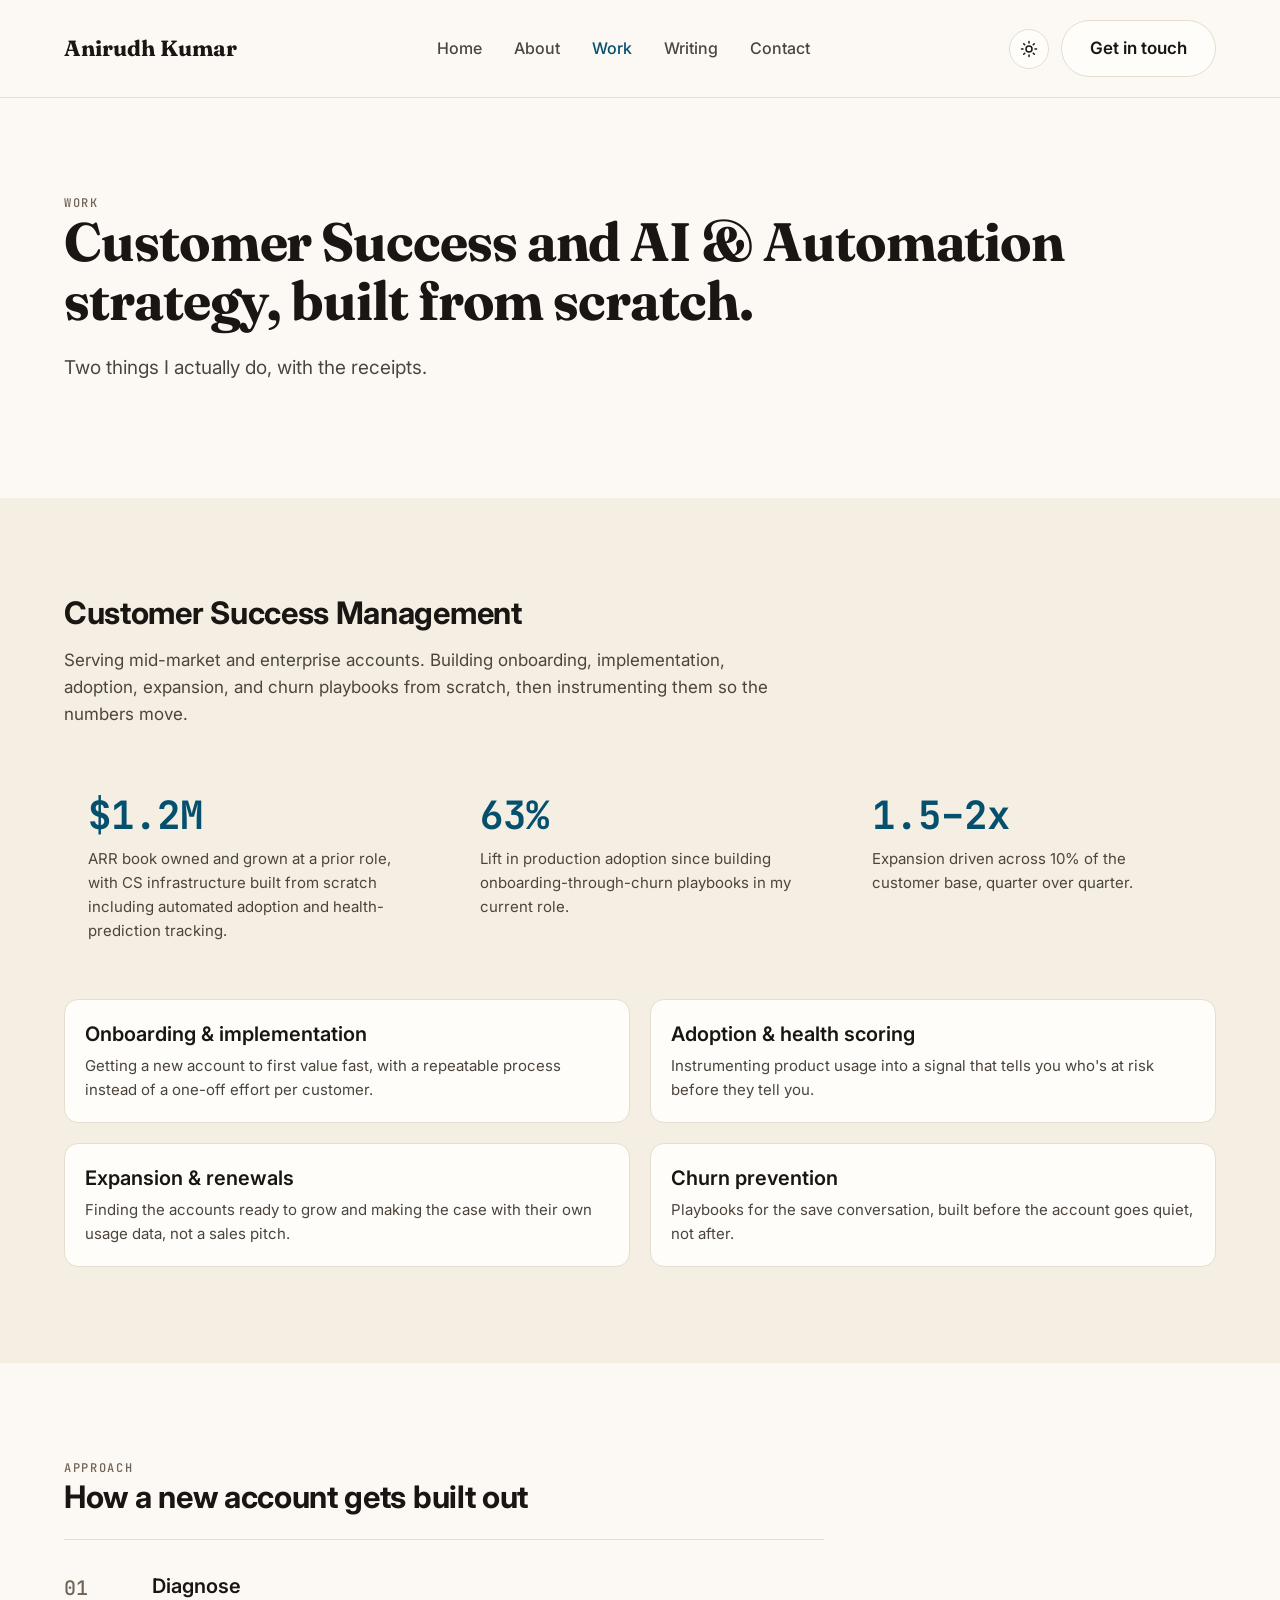
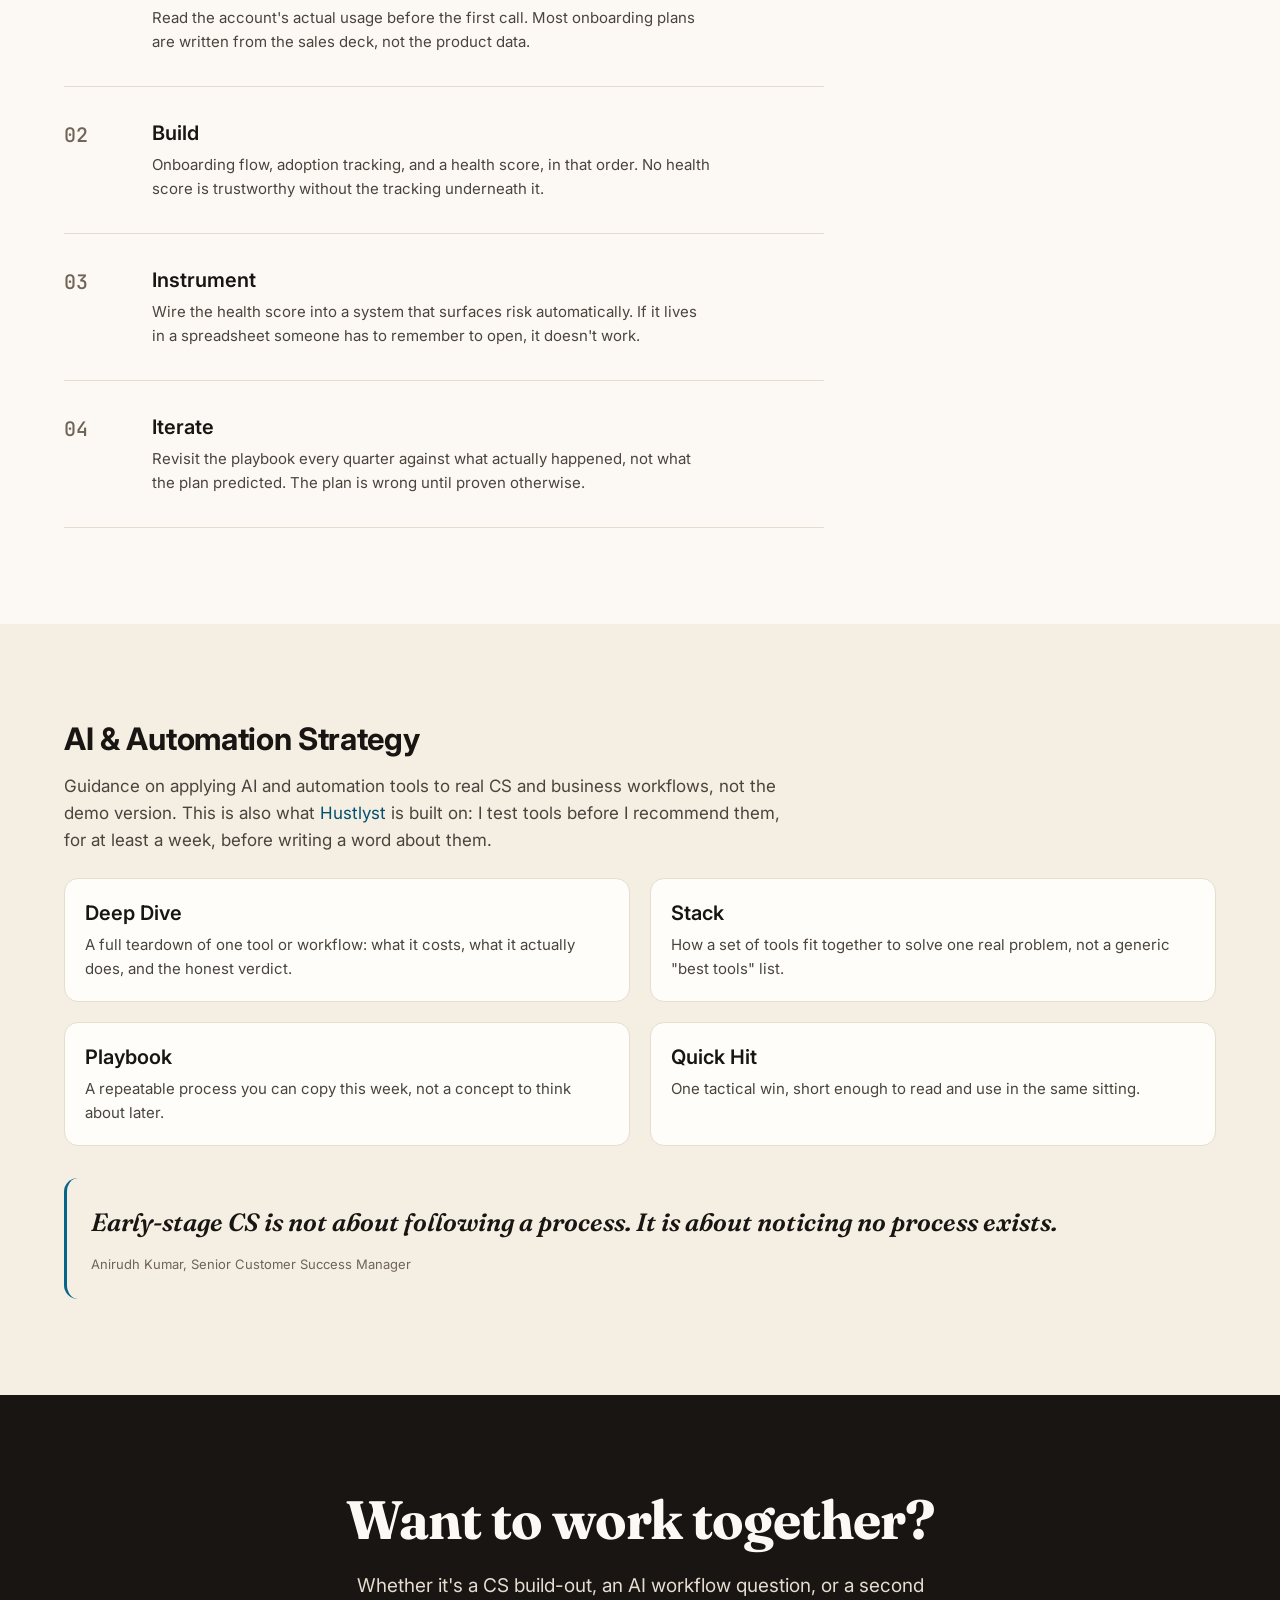
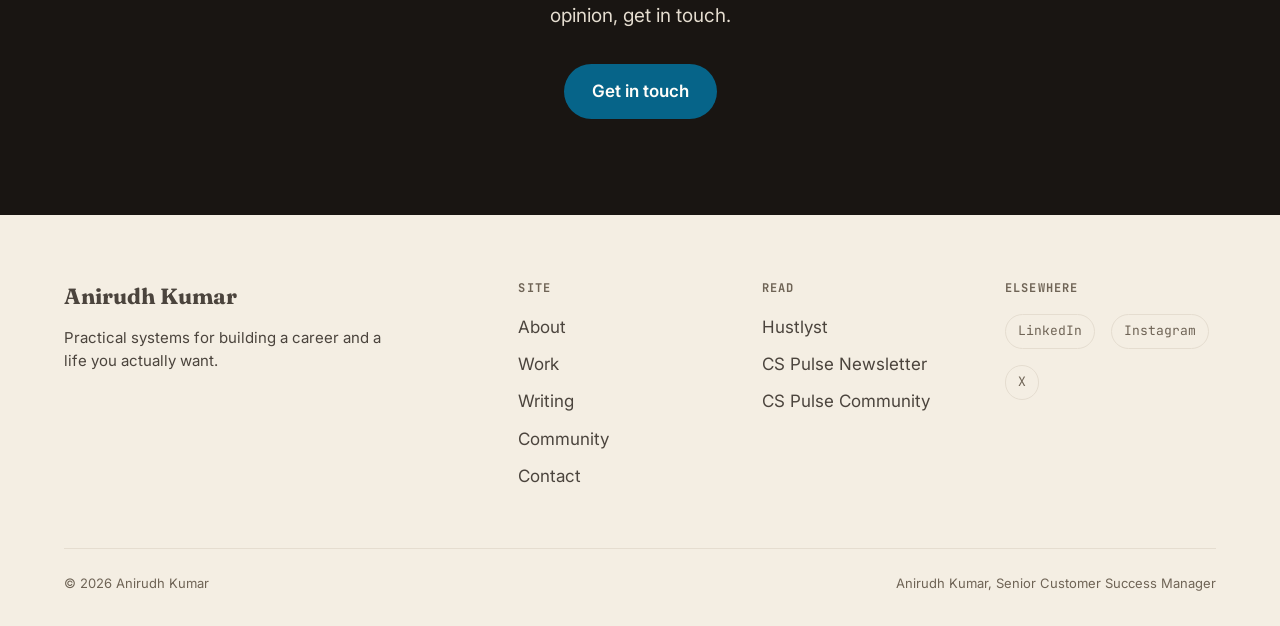
<file: work.html>
<!DOCTYPE html>
<html lang="en">
<head>
<meta charset="UTF-8">
<meta name="viewport" content="width=device-width, initial-scale=1">
<script>(function(){var t=localStorage.getItem('theme');var d=t?t==='dark':window.matchMedia('(prefers-color-scheme: dark)').matches;if(d)document.documentElement.setAttribute('data-theme','dark');})();</script>
<title>Work &mdash; Anirudh Kumar</title>
<meta name="description" content="Customer Success and AI & Automation strategy, built from scratch. Two things I actually do, with the receipts.">
<meta property="og:type" content="website">
<meta property="og:url" content="https://anirudhkumar.com/work">
<meta property="og:title" content="Work — Anirudh Kumar">
<meta property="og:description" content="Customer Success and AI & Automation strategy, built from scratch. Two things I actually do, with the receipts.">
<meta property="og:image" content="https://anirudhkumar.com/assets/og-image.png">
<meta name="twitter:card" content="summary_large_image">
<meta name="twitter:title" content="Work — Anirudh Kumar">
<meta name="twitter:description" content="Customer Success and AI & Automation strategy, built from scratch. Two things I actually do, with the receipts.">
<meta name="twitter:image" content="https://anirudhkumar.com/assets/og-image.png">
<link rel="icon" href="/assets/favicon.svg" type="image/svg+xml">
<link rel="preconnect" href="https://fonts.googleapis.com">
<link rel="preconnect" href="https://fonts.gstatic.com" crossorigin>
<link href="https://fonts.googleapis.com/css2?family=Fraunces:ital,wght@0,600;0,700;0,900;1,600&family=Inter:wght@400;500;600;700;900&family=JetBrains+Mono:wght@400;500;700&display=swap" rel="stylesheet">
<link rel="stylesheet" href="/css/style.css">
</head>
<body>

<header class="site-header">
  <div class="container">
    <a class="site-logo" href="/">Anirudh Kumar</a>
    <button class="nav-toggle" aria-label="Toggle menu" aria-expanded="false">
      <span></span><span></span><span></span>
    </button>
    <nav class="primary-nav" id="primary-nav" aria-label="Primary">
      <ul>
        <li><a href="/">Home</a></li>
        <li><a href="/about">About</a></li>
        <li><a href="/work" aria-current="page">Work</a></li>
        <li><a href="/writing">Writing</a></li>
        <li><a href="/contact">Contact</a></li>
      </ul>
    </nav>
    <div class="header-actions">

      <button class="theme-toggle" aria-label="Switch to dark mode" type="button">
      <svg class="icon-sun" viewBox="0 0 24 24" fill="none" stroke-width="2" stroke-linecap="round" stroke-linejoin="round"><circle cx="12" cy="12" r="4"></circle><path d="M12 2v2M12 20v2M4.93 4.93l1.41 1.41M17.66 17.66l1.41 1.41M2 12h2M20 12h2M6.34 17.66l-1.41 1.41M19.07 4.93l-1.41 1.41"/></svg>
      <svg class="icon-moon" viewBox="0 0 24 24" fill="none" stroke-width="2" stroke-linecap="round" stroke-linejoin="round"><path d="M21 12.79A9 9 0 1 1 11.21 3 7 7 0 0 0 21 12.79z"/></svg>
    </button>

      <a class="btn btn-secondary header-cta" href="/contact">Get in touch</a>

    </div>
  </div>
</header>

<section class="section paper">
  <div class="container">
    <div class="eyebrow">Work</div>
    <h1 class="display">Customer Success and AI &amp; Automation strategy, built from scratch.</h1>
    <p class="body-l measure" style="color:var(--graphite);">Two things I actually do, with the receipts.</p>
  </div>
</section>

<section class="section linen" data-reveal>
  <div class="container">
    <h2>Customer Success Management</h2>
    <p class="measure" style="color:var(--graphite); margin-bottom:32px;">Serving mid-market and enterprise accounts. Building onboarding, implementation, adoption, expansion, and churn playbooks from scratch, then instrumenting them so the numbers move.</p>
    <div class="card-grid">
      <div class="stat"><div class="num">$1.2M</div><div class="qualifier">ARR book owned and grown at a prior role, with CS infrastructure built from scratch including automated adoption and health-prediction tracking.</div></div>
      <div class="stat"><div class="num">63%</div><div class="qualifier">Lift in production adoption since building onboarding-through-churn playbooks in my current role.</div></div>
      <div class="stat"><div class="num">1.5&ndash;2x</div><div class="qualifier">Expansion driven across 10% of the customer base, quarter over quarter.</div></div>
    </div>
    <div class="capability-list" style="margin-top:32px;">
      <div class="capability"><h4>Onboarding &amp; implementation</h4><p>Getting a new account to first value fast, with a repeatable process instead of a one-off effort per customer.</p></div>
      <div class="capability"><h4>Adoption &amp; health scoring</h4><p>Instrumenting product usage into a signal that tells you who's at risk before they tell you.</p></div>
      <div class="capability"><h4>Expansion &amp; renewals</h4><p>Finding the accounts ready to grow and making the case with their own usage data, not a sales pitch.</p></div>
      <div class="capability"><h4>Churn prevention</h4><p>Playbooks for the save conversation, built before the account goes quiet, not after.</p></div>
    </div>
  </div>
</section>

<section class="section paper" data-reveal>
  <div class="container">
    <div class="eyebrow">Approach</div>
    <h2>How a new account gets built out</h2>
    <div class="step-list" style="margin-top:24px; max-width:760px;">
      <div class="step">
        <div>
          <h4>Diagnose</h4>
          <p>Read the account's actual usage before the first call. Most onboarding plans are written from the sales deck, not the product data.</p>
        </div>
      </div>
      <div class="step">
        <div>
          <h4>Build</h4>
          <p>Onboarding flow, adoption tracking, and a health score, in that order. No health score is trustworthy without the tracking underneath it.</p>
        </div>
      </div>
      <div class="step">
        <div>
          <h4>Instrument</h4>
          <p>Wire the health score into a system that surfaces risk automatically. If it lives in a spreadsheet someone has to remember to open, it doesn't work.</p>
        </div>
      </div>
      <div class="step">
        <div>
          <h4>Iterate</h4>
          <p>Revisit the playbook every quarter against what actually happened, not what the plan predicted. The plan is wrong until proven otherwise.</p>
        </div>
      </div>
    </div>
  </div>
</section>

<section class="section linen" data-reveal>
  <div class="container">
    <h2>AI &amp; Automation Strategy</h2>
    <p class="measure" style="color:var(--graphite);">Guidance on applying AI and automation tools to real CS and business workflows, not the demo version. This is also what <a href="https://hustlyst.com" target="_blank" rel="noopener">Hustlyst</a> is built on: I test tools before I recommend them, for at least a week, before writing a word about them.</p>
    <div class="capability-list" style="margin-top:24px;">
      <div class="capability"><h4>Deep Dive</h4><p>A full teardown of one tool or workflow: what it costs, what it actually does, and the honest verdict.</p></div>
      <div class="capability"><h4>Stack</h4><p>How a set of tools fit together to solve one real problem, not a generic "best tools" list.</p></div>
      <div class="capability"><h4>Playbook</h4><p>A repeatable process you can copy this week, not a concept to think about later.</p></div>
      <div class="capability"><h4>Quick Hit</h4><p>One tactical win, short enough to read and use in the same sitting.</p></div>
    </div>
    <div class="quote-block" style="margin-top:32px;">
      <p>Early-stage CS is not about following a process. It is about noticing no process exists.</p>
      <div class="attribution">Anirudh Kumar, Senior Customer Success Manager</div>
    </div>
  </div>
</section>

<section class="cta-band" data-reveal>
  <div class="container">
    <h2 class="display">Want to work together?</h2>
    <p>Whether it's a CS build-out, an AI workflow question, or a second opinion, get in touch.</p>
    <a class="btn btn-primary" href="/contact">Get in touch</a>
  </div>
</section>

<footer class="site-footer">
  <div class="container">
    <div class="footer-grid">
      <div>
        <a class="site-logo" href="/">Anirudh Kumar</a>
        <p class="small" style="margin-top:12px; max-width:320px;">Practical systems for building a career and a life you actually want.</p>
      </div>
      <div>
        <h5>Site</h5>
        <ul>
          <li><a href="/about">About</a></li>
          <li><a href="/work">Work</a></li>
          <li><a href="/writing">Writing</a></li>
          <li><a href="/community">Community</a></li>
          <li><a href="/contact">Contact</a></li>
        </ul>
      </div>
      <div>
        <h5>Read</h5>
        <ul>
          <li><a href="https://hustlyst.com" target="_blank" rel="noopener">Hustlyst</a></li>
          <li><a href="https://cspulse.substack.com" target="_blank" rel="noopener">CS Pulse Newsletter</a></li>
          <li><a href="https://luma.com/cs-pulse" target="_blank" rel="noopener">CS Pulse Community</a></li>
        </ul>
      </div>
      <div>
        <h5>Elsewhere</h5>
        <div class="social-row">
          <a href="https://www.linkedin.com/in/theAnirudhKumar/" target="_blank" rel="noopener">LinkedIn</a>
          <a href="https://www.instagram.com/theAnirudhKumar/" target="_blank" rel="noopener">Instagram</a>
          <a href="https://x.com/theAnirudhKumar" target="_blank" rel="noopener">X</a>
        </div>
      </div>
    </div>
    <div class="footer-bottom">
      <span>&copy; <span id="year"></span> Anirudh Kumar</span>
      <span>Anirudh Kumar, Senior Customer Success Manager</span>
    </div>
  </div>
</footer>

<script>document.getElementById('year').textContent = new Date().getFullYear();</script>
<script src="/js/main.js"></script>
</body>
</html>
</file>
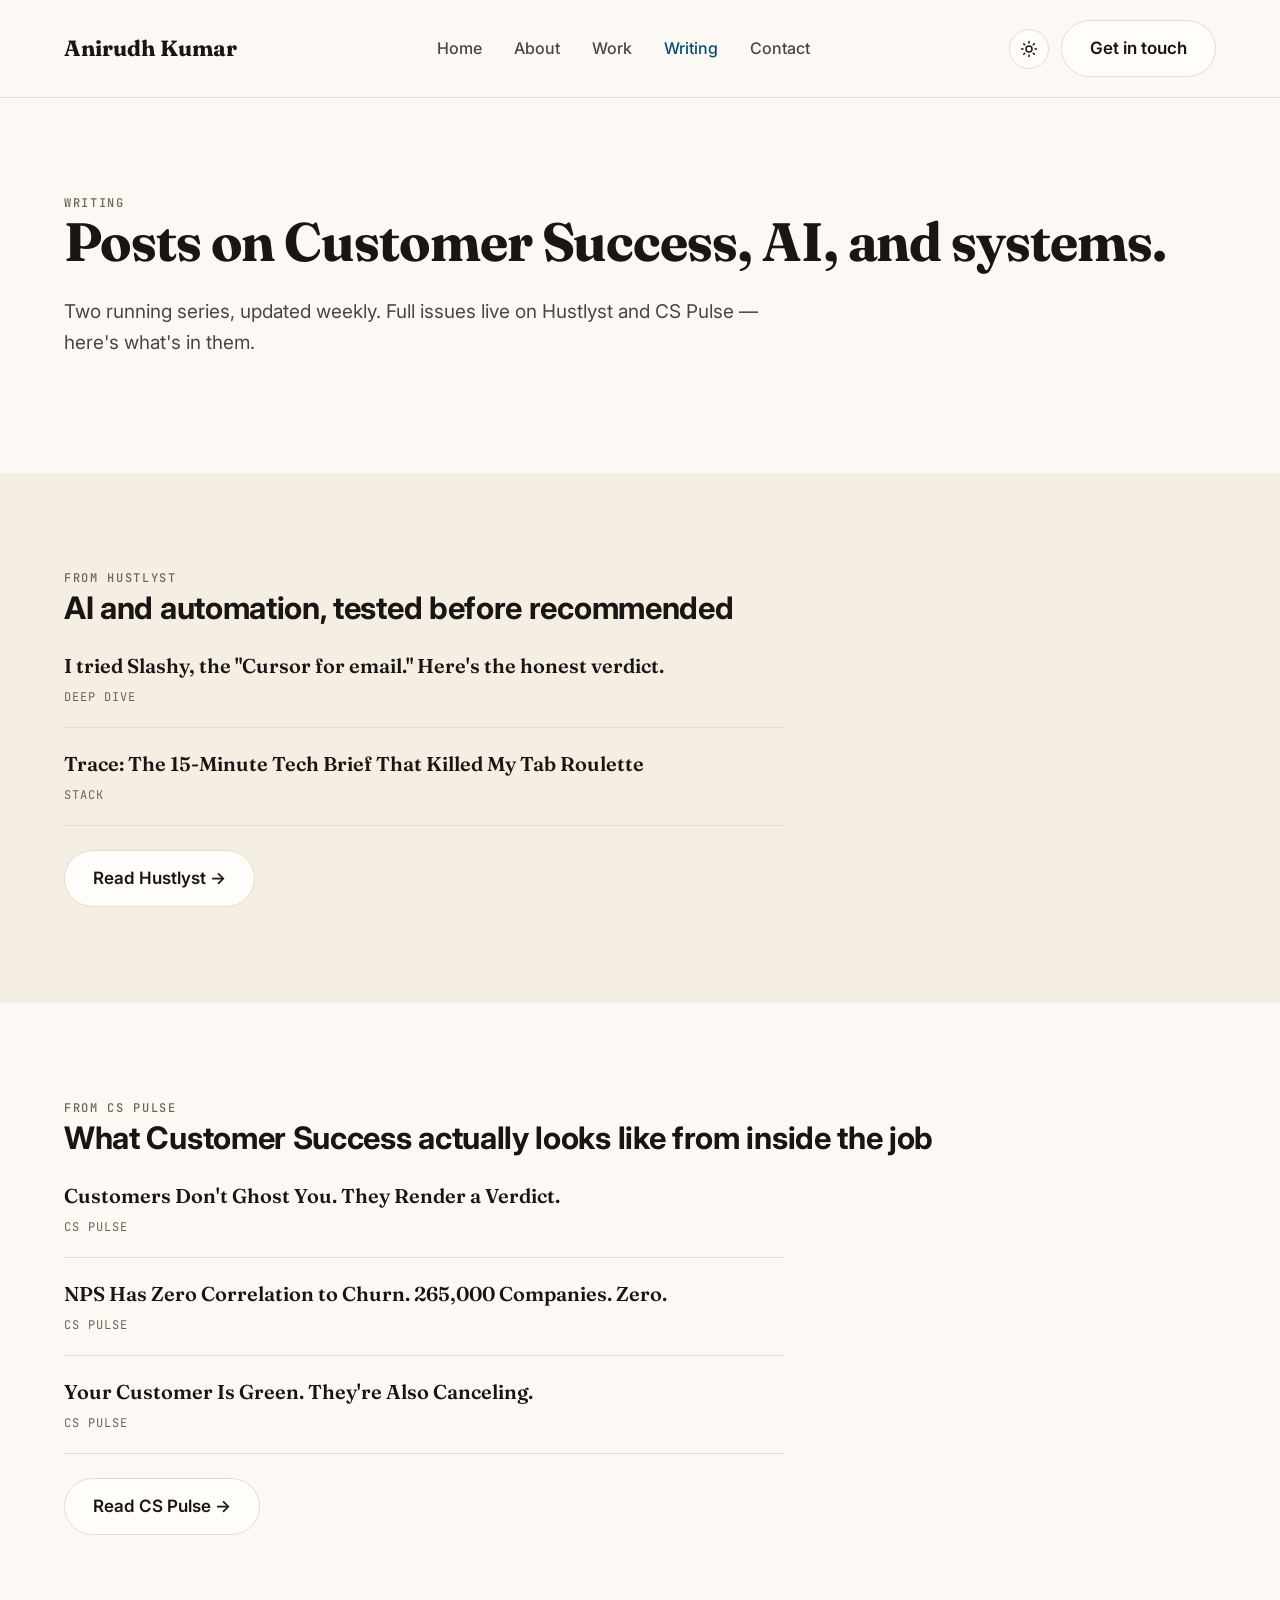
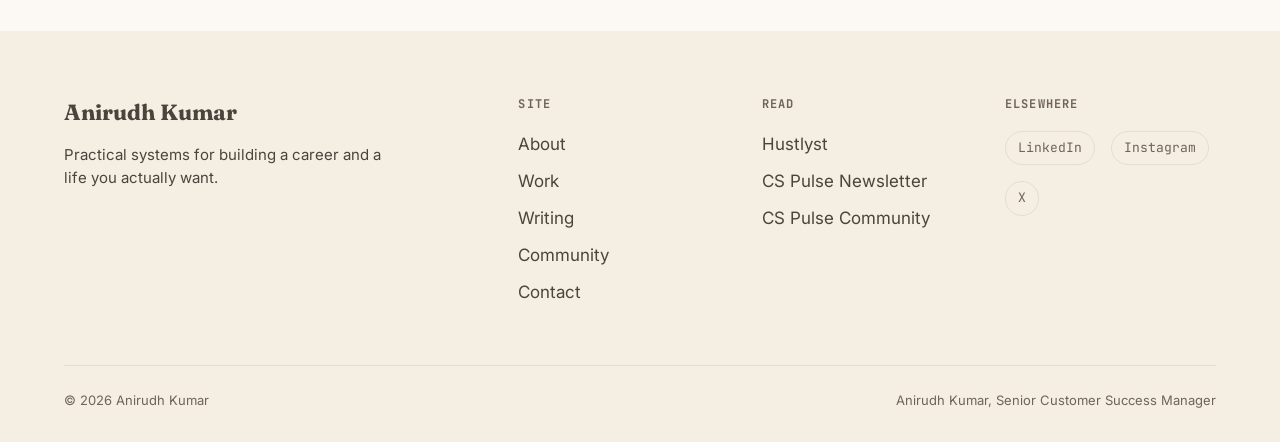
<file: writing.html>
<!DOCTYPE html>
<html lang="en">
<head>
<meta charset="UTF-8">
<meta name="viewport" content="width=device-width, initial-scale=1">
<script>(function(){var t=localStorage.getItem('theme');var d=t?t==='dark':window.matchMedia('(prefers-color-scheme: dark)').matches;if(d)document.documentElement.setAttribute('data-theme','dark');})();</script>
<title>Writing &mdash; Anirudh Kumar</title>
<meta name="description" content="Posts on Customer Success, AI, and systems.">
<meta property="og:type" content="website">
<meta property="og:url" content="https://anirudhkumar.com/writing">
<meta property="og:title" content="Writing — Anirudh Kumar">
<meta property="og:description" content="Posts on Customer Success, AI, and systems.">
<meta property="og:image" content="https://anirudhkumar.com/assets/og-image.png">
<meta name="twitter:card" content="summary_large_image">
<meta name="twitter:title" content="Writing — Anirudh Kumar">
<meta name="twitter:description" content="Posts on Customer Success, AI, and systems.">
<meta name="twitter:image" content="https://anirudhkumar.com/assets/og-image.png">
<link rel="icon" href="/assets/favicon.svg" type="image/svg+xml">
<link rel="preconnect" href="https://fonts.googleapis.com">
<link rel="preconnect" href="https://fonts.gstatic.com" crossorigin>
<link href="https://fonts.googleapis.com/css2?family=Fraunces:ital,wght@0,600;0,700;0,900;1,600&family=Inter:wght@400;500;600;700;900&family=JetBrains+Mono:wght@400;500;700&display=swap" rel="stylesheet">
<link rel="stylesheet" href="/css/style.css">
</head>
<body>

<header class="site-header">
  <div class="container">
    <a class="site-logo" href="/">Anirudh Kumar</a>
    <button class="nav-toggle" aria-label="Toggle menu" aria-expanded="false">
      <span></span><span></span><span></span>
    </button>
    <nav class="primary-nav" id="primary-nav" aria-label="Primary">
      <ul>
        <li><a href="/">Home</a></li>
        <li><a href="/about">About</a></li>
        <li><a href="/work">Work</a></li>
        <li><a href="/writing" aria-current="page">Writing</a></li>
        <li><a href="/contact">Contact</a></li>
      </ul>
    </nav>
    <div class="header-actions">

      <button class="theme-toggle" aria-label="Switch to dark mode" type="button">
      <svg class="icon-sun" viewBox="0 0 24 24" fill="none" stroke-width="2" stroke-linecap="round" stroke-linejoin="round"><circle cx="12" cy="12" r="4"></circle><path d="M12 2v2M12 20v2M4.93 4.93l1.41 1.41M17.66 17.66l1.41 1.41M2 12h2M20 12h2M6.34 17.66l-1.41 1.41M19.07 4.93l-1.41 1.41"/></svg>
      <svg class="icon-moon" viewBox="0 0 24 24" fill="none" stroke-width="2" stroke-linecap="round" stroke-linejoin="round"><path d="M21 12.79A9 9 0 1 1 11.21 3 7 7 0 0 0 21 12.79z"/></svg>
    </button>

      <a class="btn btn-secondary header-cta" href="/contact">Get in touch</a>

    </div>
  </div>
</header>

<section class="section paper" data-reveal>
  <div class="container">
    <div class="eyebrow">Writing</div>
    <h1 class="display">Posts on Customer Success, AI, and systems.</h1>
    <p class="body-l measure" style="color:var(--graphite); margin-top:24px;">Two running series, updated weekly. Full issues live on Hustlyst and CS Pulse &mdash; here's what's in them.</p>
  </div>
</section>

<section class="section linen" data-reveal>
  <div class="container">
    <div class="eyebrow">From Hustlyst</div>
    <h2>AI and automation, tested before recommended</h2>
    <ul class="post-link-list" style="margin-top:24px; max-width:720px;">
      <li>
        <a href="https://hustlyst.com" target="_blank" rel="noopener">I tried Slashy, the "Cursor for email." Here's the honest verdict.</a>
        <span class="meta">Deep Dive</span>
      </li>
      <li>
        <a href="https://hustlyst.com" target="_blank" rel="noopener">Trace: The 15-Minute Tech Brief That Killed My Tab Roulette</a>
        <span class="meta">Stack</span>
      </li>
    </ul>
    <a class="btn btn-secondary" style="margin-top:24px;" href="https://hustlyst.com" target="_blank" rel="noopener">Read Hustlyst &rarr;</a>
  </div>
</section>

<section class="section paper">
  <div class="container">
    <div class="eyebrow">From CS Pulse</div>
    <h2>What Customer Success actually looks like from inside the job</h2>
    <ul class="post-link-list" style="margin-top:24px; max-width:720px;">
      <li>
        <a href="https://cspulse.substack.com" target="_blank" rel="noopener">Customers Don't Ghost You. They Render a Verdict.</a>
        <span class="meta">CS Pulse</span>
      </li>
      <li>
        <a href="https://cspulse.substack.com" target="_blank" rel="noopener">NPS Has Zero Correlation to Churn. 265,000 Companies. Zero.</a>
        <span class="meta">CS Pulse</span>
      </li>
      <li>
        <a href="https://cspulse.substack.com" target="_blank" rel="noopener">Your Customer Is Green. They're Also Canceling.</a>
        <span class="meta">CS Pulse</span>
      </li>
    </ul>
    <a class="btn btn-secondary" style="margin-top:24px;" href="https://cspulse.substack.com" target="_blank" rel="noopener">Read CS Pulse &rarr;</a>
  </div>
</section>

<footer class="site-footer">
  <div class="container">
    <div class="footer-grid">
      <div>
        <a class="site-logo" href="/">Anirudh Kumar</a>
        <p class="small" style="margin-top:12px; max-width:320px;">Practical systems for building a career and a life you actually want.</p>
      </div>
      <div>
        <h5>Site</h5>
        <ul>
          <li><a href="/about">About</a></li>
          <li><a href="/work">Work</a></li>
          <li><a href="/writing">Writing</a></li>
          <li><a href="/community">Community</a></li>
          <li><a href="/contact">Contact</a></li>
        </ul>
      </div>
      <div>
        <h5>Read</h5>
        <ul>
          <li><a href="https://hustlyst.com" target="_blank" rel="noopener">Hustlyst</a></li>
          <li><a href="https://cspulse.substack.com" target="_blank" rel="noopener">CS Pulse Newsletter</a></li>
          <li><a href="https://luma.com/cs-pulse" target="_blank" rel="noopener">CS Pulse Community</a></li>
        </ul>
      </div>
      <div>
        <h5>Elsewhere</h5>
        <div class="social-row">
          <a href="https://www.linkedin.com/in/theAnirudhKumar/" target="_blank" rel="noopener">LinkedIn</a>
          <a href="https://www.instagram.com/theAnirudhKumar/" target="_blank" rel="noopener">Instagram</a>
          <a href="https://x.com/theAnirudhKumar" target="_blank" rel="noopener">X</a>
        </div>
      </div>
    </div>
    <div class="footer-bottom">
      <span>&copy; <span id="year"></span> Anirudh Kumar</span>
      <span>Anirudh Kumar, Senior Customer Success Manager</span>
    </div>
  </div>
</footer>

<script>document.getElementById('year').textContent = new Date().getFullYear();</script>
<script src="/js/main.js"></script>
</body>
</html>
</file>
<file: css/style.css>
/* Daylight - Anirudh Kumar personal site. Cove Teal claim colour, Fraunces + Inter type pairing. */

:root{
  --ink:#191512; --graphite:#4B443D; --slate:#6F6456; --rule:#E5DDD0; --linen:#F4EEE3; --paper:#FCF9F4; --bone:#FFFDF9;
  --cove:#066489; --cove-deep:#034F6D; --cove-wash:#C9E0E9; --cove-tint:#DBEAF0;
  --apricot:#FFC981; --apricot-deep:#A85E08; --apricot-label:#8A4E06; --apricot-wash:#FFEBD6;
  --sage:#3F7A55; --amber:#B4690E; --rust:#B03A2E; --sky:#2B6CA3;
  --radius-sm:4px; --radius-md:8px; --radius-lg:14px; --radius-xl:24px; --radius-full:999px;
  --shadow-sm:0 1px 2px rgba(25,21,18,.06); --shadow-md:0 4px 12px rgba(25,21,18,.08); --shadow-lg:0 12px 32px rgba(25,21,18,.10); --shadow-xl:0 24px 64px rgba(25,21,18,.12);
  --font-display:'Fraunces','Iowan Old Style',Georgia,serif;
  --font-body:'Inter',-apple-system,'Segoe UI',sans-serif;
  --font-mono:'JetBrains Mono','SF Mono',Menlo,monospace;
}

/* Dark mode - per Daylight rule: inverts to Ink, accents lift ~15% lightness */
:root[data-theme="dark"]{
  --ink:#F4EEE3; --graphite:#D8D0C3; --slate:#A79C89; --rule:#3A342C; --linen:#211D18; --paper:#14110D; --bone:#1E1A15;
  --cove:#1C8FBD; --cove-deep:#4FB3DC; --cove-wash:#173A47; --cove-tint:#1D2E35;
  --apricot-deep:#FFDCA8;
  --shadow-sm:0 1px 2px rgba(0,0,0,.35); --shadow-md:0 4px 12px rgba(0,0,0,.4); --shadow-lg:0 12px 32px rgba(0,0,0,.45); --shadow-xl:0 24px 64px rgba(0,0,0,.5);
}
:root[data-theme="dark"] img:not([src*=".svg"]){filter:brightness(.92) contrast(1.02);}

*,*::before,*::after{box-sizing:border-box;}
html{scroll-behavior:smooth;}
body{margin:0; background:var(--paper); color:var(--ink); font-family:var(--font-body); font-size:17px; line-height:1.6; -webkit-font-smoothing:antialiased;}
img{max-width:100%; display:block;}
a{color:var(--cove-deep); text-decoration:none;}
a:hover{text-decoration:underline;}
.container{max-width:1200px; margin:0 auto; padding:0 24px;}
.measure{max-width:720px;}

h1,h2,h3{font-family:var(--font-display); color:var(--ink); margin:0 0 .5em; letter-spacing:-0.01em;}
h1{font-size:39px; line-height:1.15; font-weight:600;}
h2{font-size:31px; line-height:1.2; font-weight:700; font-family:var(--font-body);}
h3{font-size:25px; line-height:1.3; font-weight:600; font-family:var(--font-body);}
h4{font-size:20px; line-height:1.4; font-weight:600; margin:0 0 .5em; font-family:var(--font-body);}
p{margin:0 0 1em;}
.display-xl{font-family:var(--font-display); font-weight:700; font-size:76px; line-height:1.02; letter-spacing:-0.03em; margin:0 0 .4em;}
.display{font-family:var(--font-display); font-weight:700; font-size:54px; line-height:1.08; letter-spacing:-0.02em; margin:0 0 .4em;}
.body-l{font-size:19px; line-height:1.65;}
.small{font-size:15px; line-height:1.55; color:var(--graphite);}
.micro{font-size:13px; line-height:1.45; color:var(--slate);}
.eyebrow{font-family:var(--font-mono); font-size:12px; letter-spacing:.14em; text-transform:uppercase; color:var(--slate); font-weight:500;}
@media (max-width:640px){ .display-xl{font-size:42px;} .display{font-size:34px;} h1{font-size:28px;} h2{font-size:24px;} }

.accent-italic{font-family:var(--font-display); font-style:italic; color:var(--cove-deep); font-weight:600;}
.highlight{background:linear-gradient(180deg, transparent 55%, var(--apricot) 55%); padding:0 3px; box-decoration-break:clone;}

.section{padding:96px 0;}
.section.linen{background:var(--linen);}
.section.paper{background:var(--paper);}
@media (max-width:782px){ .section{padding:48px 0;} }

/* Header / Nav */
.site-header{background:var(--paper); border-bottom:1px solid var(--rule); position:sticky; top:0; z-index:50;}
.site-header .container{display:flex; align-items:center; justify-content:space-between; padding-top:20px; padding-bottom:20px;}
.site-logo{font-family:var(--font-display); font-weight:700; font-size:22px; color:var(--ink);}
.site-logo:hover{text-decoration:none;}
.primary-nav ul{list-style:none; display:flex; gap:32px; margin:0; padding:0;}
.primary-nav a{color:var(--graphite); font-weight:500; font-size:16px;}
.primary-nav a:hover, .primary-nav a[aria-current="page"]{color:var(--cove-deep); text-decoration:none;}
.nav-toggle{display:none; background:none; border:1px solid var(--rule); border-radius:var(--radius-md); padding:8px 10px; cursor:pointer;}
.nav-toggle span{display:block; width:20px; height:2px; background:var(--ink); margin:4px 0;}

.header-actions{display:flex; align-items:center; gap:12px;}
.theme-toggle{display:inline-flex; align-items:center; justify-content:center; width:40px; height:40px; flex-shrink:0; border-radius:var(--radius-full); border:1px solid var(--rule); background:var(--bone); color:var(--ink); cursor:pointer; padding:0; transition:border-color 160ms ease-out, transform 160ms ease-out;}
.theme-toggle:hover{border-color:var(--cove-deep); transform:translateY(-1px);}
.theme-toggle svg{width:18px; height:18px; stroke:currentColor;}
.theme-toggle .icon-moon{display:none;}
:root[data-theme="dark"] .theme-toggle .icon-sun{display:none;}
:root[data-theme="dark"] .theme-toggle .icon-moon{display:block;}

.card, .btn, a, .theme-toggle{transition:background-color 200ms ease-out, color 200ms ease-out, border-color 200ms ease-out, transform 160ms ease-out;}

@media (max-width:860px){
  .primary-nav{display:none; width:100%; order:3;}
  .primary-nav.is-open{display:block;}
  .primary-nav ul{flex-direction:column; gap:0; border-top:1px solid var(--rule); margin-top:16px;}
  .primary-nav li{border-bottom:1px solid var(--rule);}
  .primary-nav a{display:block; padding:14px 0;}
  .site-header .container{flex-wrap:wrap;}
  .nav-toggle{display:block;}
  .header-cta{display:none !important;}
}

/* Buttons */
.btn{display:inline-flex; align-items:center; gap:8px; padding:14px 28px; border-radius:var(--radius-full); font-weight:600; font-size:17px; font-family:var(--font-body); border:none; cursor:pointer; transition:transform 160ms ease-out, background 160ms ease-out;}
.btn:hover{transform:translateY(-1px); text-decoration:none;}
.btn-primary{background:var(--cove); color:var(--bone);}
.btn-primary:hover{background:var(--cove-deep); color:var(--bone);}
.btn-secondary{background:var(--bone); color:var(--ink); border:1px solid var(--rule);}
.btn-ghost{background:transparent; color:var(--cove-deep); padding:14px 8px;}
.btn-ghost:hover{text-decoration:underline;}
.btn-dark{background:var(--ink); color:var(--paper);}

/* Hero */
.hero{padding:96px 0 64px;}
.hero .grid{display:grid; grid-template-columns:1.1fr .9fr; gap:64px; align-items:center;}
.hero .grid.hero-solo{grid-template-columns:1fr; max-width:760px;}
.hero-actions{display:flex; gap:16px; margin-top:32px; flex-wrap:wrap;}
.hero-visual{width:100%; aspect-ratio:4/3; border-radius:var(--radius-xl); box-shadow:var(--shadow-lg); background:linear-gradient(135deg, var(--cove) 0%, var(--cove-deep) 100%); display:flex; align-items:center; justify-content:center; overflow:hidden;}
.hero-visual .initial{font-family:var(--font-display); font-weight:700; font-size:180px; color:var(--apricot); line-height:1;}
@media (max-width:900px){ .hero .grid{grid-template-columns:1fr; gap:40px;} .hero-visual{max-width:320px; margin:0 auto;} }

/* Card grid */
.card-grid{display:grid; grid-template-columns:repeat(3,1fr); gap:24px;}
@media (max-width:900px){ .card-grid{grid-template-columns:1fr;} }
.card-grid-4{grid-template-columns:repeat(4,1fr);}
@media (max-width:980px){ .card-grid-4{grid-template-columns:repeat(2,1fr);} }
@media (max-width:600px){ .card-grid-4{grid-template-columns:1fr;} }
.card{background:var(--bone); border:1px solid var(--rule); border-radius:var(--radius-lg); padding:24px; transition:transform 200ms ease-out, box-shadow 200ms ease-out;}
.card:hover{transform:translateY(-2px); box-shadow:var(--shadow-md);}
.card .num{display:inline-flex; align-items:center; justify-content:center; width:40px; height:40px; border-radius:var(--radius-full); background:var(--ink); color:var(--paper); font-family:var(--font-body); font-weight:700; margin-bottom:16px;}
.card h4{margin-bottom:8px;}
.card p{color:var(--graphite); font-size:15px; margin-bottom:12px;}

/* CTA band */
.cta-band{background:var(--ink); color:var(--paper); padding:96px 0; text-align:center;}
.cta-band h2{color:var(--paper); font-family:var(--font-display);}
.cta-band p{color:var(--rule); max-width:600px; margin:0 auto 32px; font-size:19px;}

/* Quote / stat */
.quote-block{background:var(--linen); border-radius:var(--radius-lg); padding:24px; border-left:3px solid var(--cove);}
.quote-block p{font-family:var(--font-display); font-style:italic; font-weight:600; font-size:25px; color:var(--ink); margin-bottom:12px;}
.quote-block .attribution{font-size:13px; color:var(--slate);}
.stat{background:var(--linen); border-radius:var(--radius-lg); padding:24px;}
.stat .num{font-family:var(--font-mono); font-size:39px; color:var(--cove-deep); font-weight:700;}
.stat .qualifier{font-size:15px; color:var(--graphite);}
.tag{display:inline-block; background:var(--apricot-wash); color:var(--ink); font-size:13px; font-weight:500; padding:4px 12px; border-radius:var(--radius-full);}

/* Timeline */
.timeline{border-left:2px solid var(--rule); margin-left:8px;}
.timeline-item{position:relative; padding:0 0 40px 32px;}
.timeline-item:last-child{padding-bottom:0;}
.timeline-item::before{content:""; position:absolute; left:-7px; top:4px; width:12px; height:12px; border-radius:50%; background:var(--cove); border:3px solid var(--paper); box-shadow:0 0 0 1px var(--cove);}
.timeline-item .period{font-family:var(--font-mono); font-size:12px; text-transform:uppercase; letter-spacing:.08em; color:var(--slate); margin-bottom:4px;}
.timeline-item h4{margin-bottom:8px;}
.timeline-item ul{margin:0; padding-left:20px; color:var(--graphite); font-size:15px;}
.timeline-item li{margin-bottom:6px;}

/* Capability list */
.capability-list{display:grid; grid-template-columns:repeat(2,1fr); gap:20px;}
@media (max-width:760px){ .capability-list{grid-template-columns:1fr;} }
.capability{padding:20px; background:var(--bone); border:1px solid var(--rule); border-radius:var(--radius-lg);}
.capability h4{margin-bottom:6px; display:flex; align-items:center; gap:8px;}
.capability p{font-size:15px; color:var(--graphite); margin:0;}

/* Post link list (external writing) */
.post-link-list{list-style:none; margin:0; padding:0;}
.post-link-list li{border-bottom:1px solid var(--rule); padding:20px 0;}
.post-link-list li:first-child{padding-top:0;}
.post-link-list a{display:block; font-family:var(--font-display); font-size:20px; font-weight:600; color:var(--ink);}
.post-link-list a:hover{color:var(--cove-deep); text-decoration:none;}
.post-link-list .meta{font-family:var(--font-mono); font-size:12px; text-transform:uppercase; letter-spacing:.08em; color:var(--slate); margin-top:6px; display:block;}

/* Footer */
.site-footer{background:var(--linen); padding:64px 0 32px;}
.footer-grid{display:grid; grid-template-columns:2fr 1fr 1fr 1fr; gap:32px; margin-bottom:48px;}
@media (max-width:760px){ .footer-grid{grid-template-columns:1fr 1fr;} }
.footer-grid h5{font-family:var(--font-mono); font-size:12px; text-transform:uppercase; letter-spacing:.1em; color:var(--slate); margin:0 0 16px;}
.footer-grid ul{list-style:none; padding:0; margin:0;}
.footer-grid li{margin-bottom:10px;}
.footer-grid a{color:var(--graphite);}
.footer-grid a:hover{color:var(--cove-deep);}
.social-row{display:flex; gap:16px; flex-wrap:wrap;}
.social-row a{color:var(--slate); font-family:var(--font-mono); font-size:13px; border:1px solid var(--rule); padding:6px 12px; border-radius:var(--radius-full);}
.social-row a:hover{color:var(--cove-deep); border-color:var(--cove-deep); text-decoration:none;}
.footer-bottom{border-top:1px solid var(--rule); padding-top:24px; font-size:13px; color:var(--slate); display:flex; justify-content:space-between; flex-wrap:wrap; gap:8px;}

/* Forms */
input[type=text], input[type=email], textarea{width:100%; padding:12px 16px; border:1px solid var(--rule); border-radius:var(--radius-md); font-family:var(--font-body); font-size:16px; background:var(--bone); color:var(--ink);}
label{font-weight:600; font-size:15px; display:block; margin-bottom:6px;}
.form-row{margin-bottom:20px;}

.divider{border:none; border-top:1px solid var(--rule); width:60%; margin:64px auto;}

/* Grain texture - tactile depth over flat colour fields */
body::before{content:""; position:fixed; inset:0; pointer-events:none; z-index:9999; opacity:.035; mix-blend-mode:overlay;
  background-image:url("data:image/svg+xml,%3Csvg xmlns='http://www.w3.org/2000/svg' width='120' height='120'%3E%3Cfilter id='n'%3E%3CfeTurbulence type='fractalNoise' baseFrequency='0.9' numOctaves='2' stitchTiles='stitch'/%3E%3C/filter%3E%3Crect width='100%25' height='100%25' filter='url(%23n)'/%3E%3C/svg%3E");}
:root[data-theme="dark"] body::before{opacity:.05;}

/* Scroll reveal - native IntersectionObserver, no library */
.js [data-reveal]{opacity:0; transform:translateY(24px); transition:opacity 600ms ease-out, transform 600ms ease-out;}
[data-reveal].is-visible{opacity:1; transform:translateY(0);}
@media (prefers-reduced-motion: reduce){ [data-reveal]{opacity:1; transform:none; transition:none;} }

/* Stat strip - big numbers, immediate proof over decoration */
.stat-strip{display:grid; grid-template-columns:repeat(3,1fr); gap:1px; background:var(--rule); border:1px solid var(--rule); border-radius:var(--radius-lg); overflow:hidden;}
@media (max-width:760px){ .stat-strip{grid-template-columns:1fr;} }
.stat-strip-item{background:var(--bone); padding:40px 32px; text-align:center; transition:background-color 200ms ease-out;}
.stat-strip-item:hover{background:var(--linen);}
.stat-strip-item .num{font-family:var(--font-mono); font-size:48px; font-weight:700; color:var(--cove-deep); letter-spacing:-0.02em; display:block;}
.stat-strip-item .label{font-size:14px; color:var(--graphite); margin-top:8px;}

/* Methodology steps */
.step-list{counter-reset:step; display:grid; gap:0;}
.step{display:grid; grid-template-columns:64px 1fr; gap:24px; padding:32px 0; border-top:1px solid var(--rule);}
.step:last-child{border-bottom:1px solid var(--rule);}
.step::before{counter-increment:step; content:counter(step, decimal-leading-zero); font-family:var(--font-mono); font-size:20px; color:var(--slate); font-weight:500;}
.step h4{margin-bottom:6px;}
.step p{color:var(--graphite); font-size:15px; margin:0; max-width:560px;}

/* Principle cards - richer hover than base .card */
.principle{padding:28px 24px; background:var(--bone); border:1px solid var(--rule); border-radius:var(--radius-lg); transition:transform 220ms ease-out, box-shadow 220ms ease-out, border-color 220ms ease-out;}
.principle:hover{transform:translateY(-4px); box-shadow:var(--shadow-lg); border-color:var(--cove);}
.principle .glyph{font-family:var(--font-display); font-style:italic; font-size:32px; color:var(--cove-deep); margin-bottom:12px;}
.principle h4{margin-bottom:8px;}
.principle p{color:var(--graphite); font-size:15px; margin:0;}
</file>
